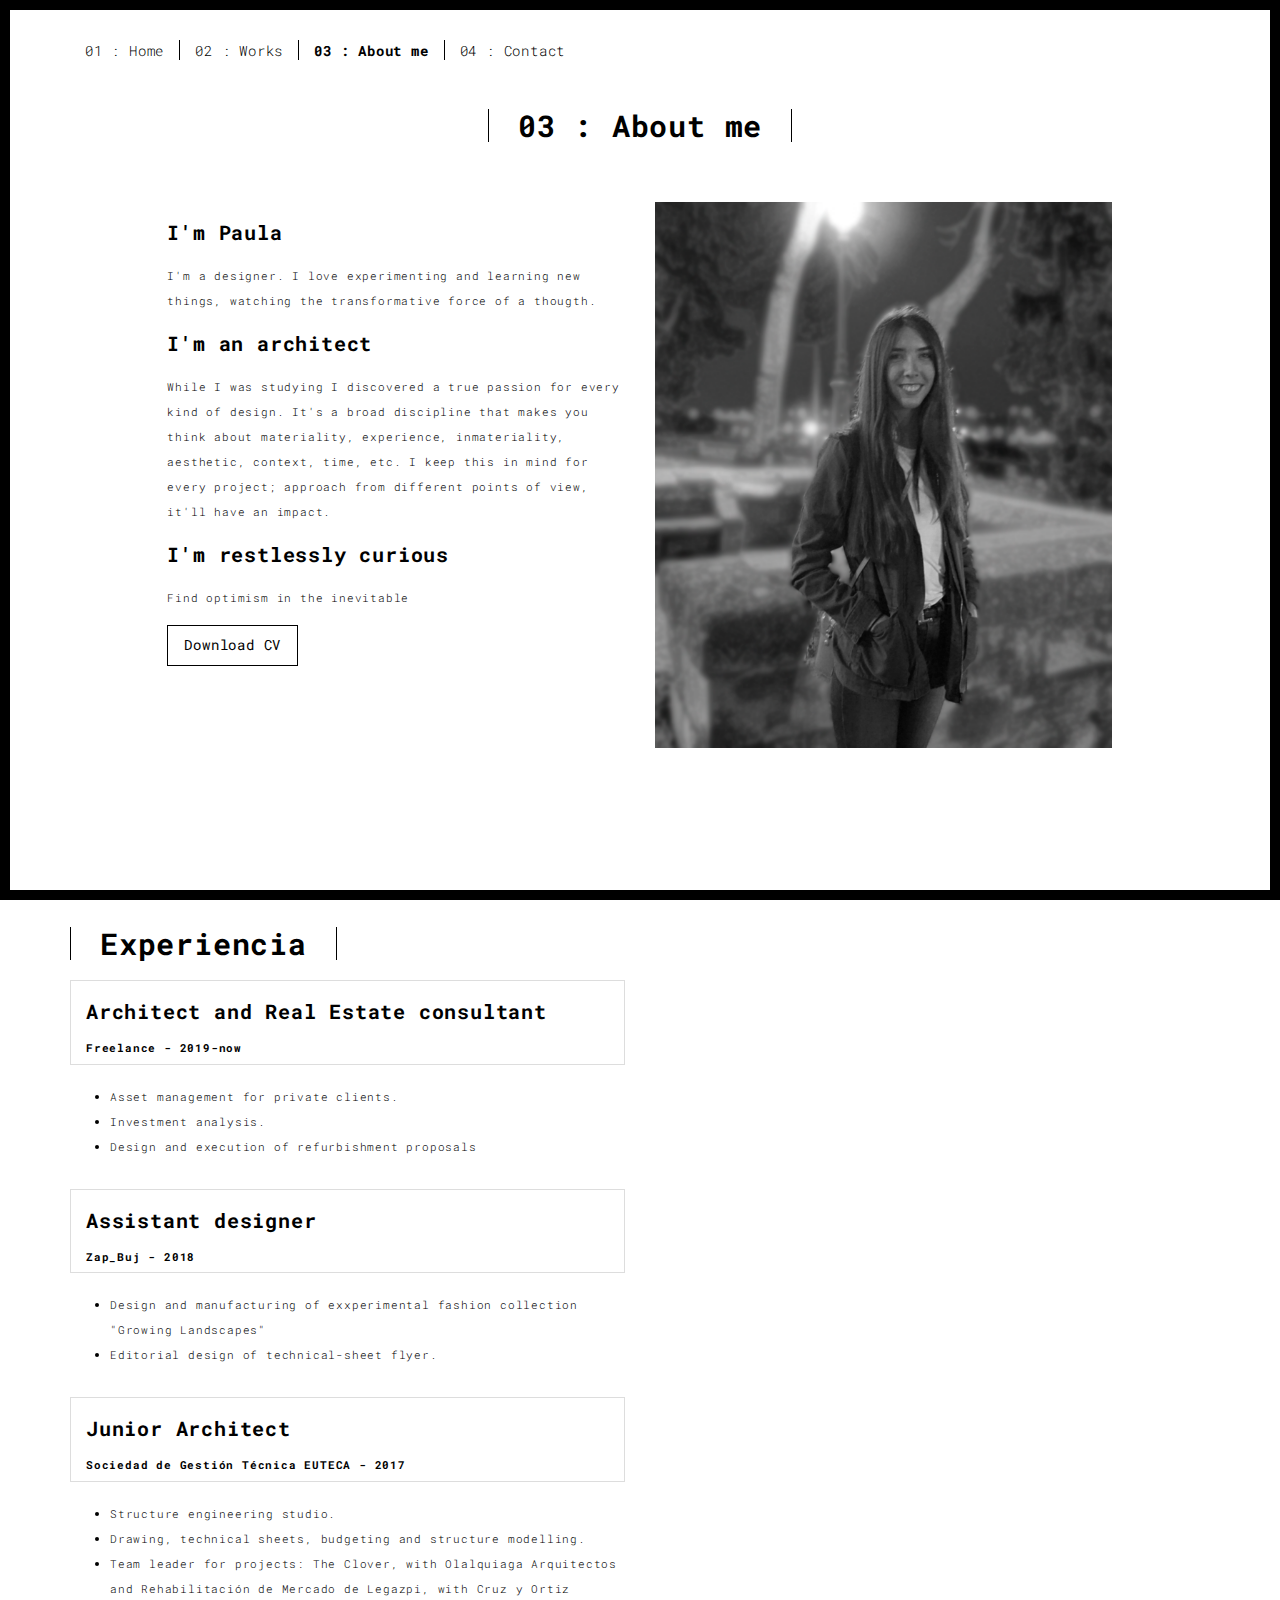
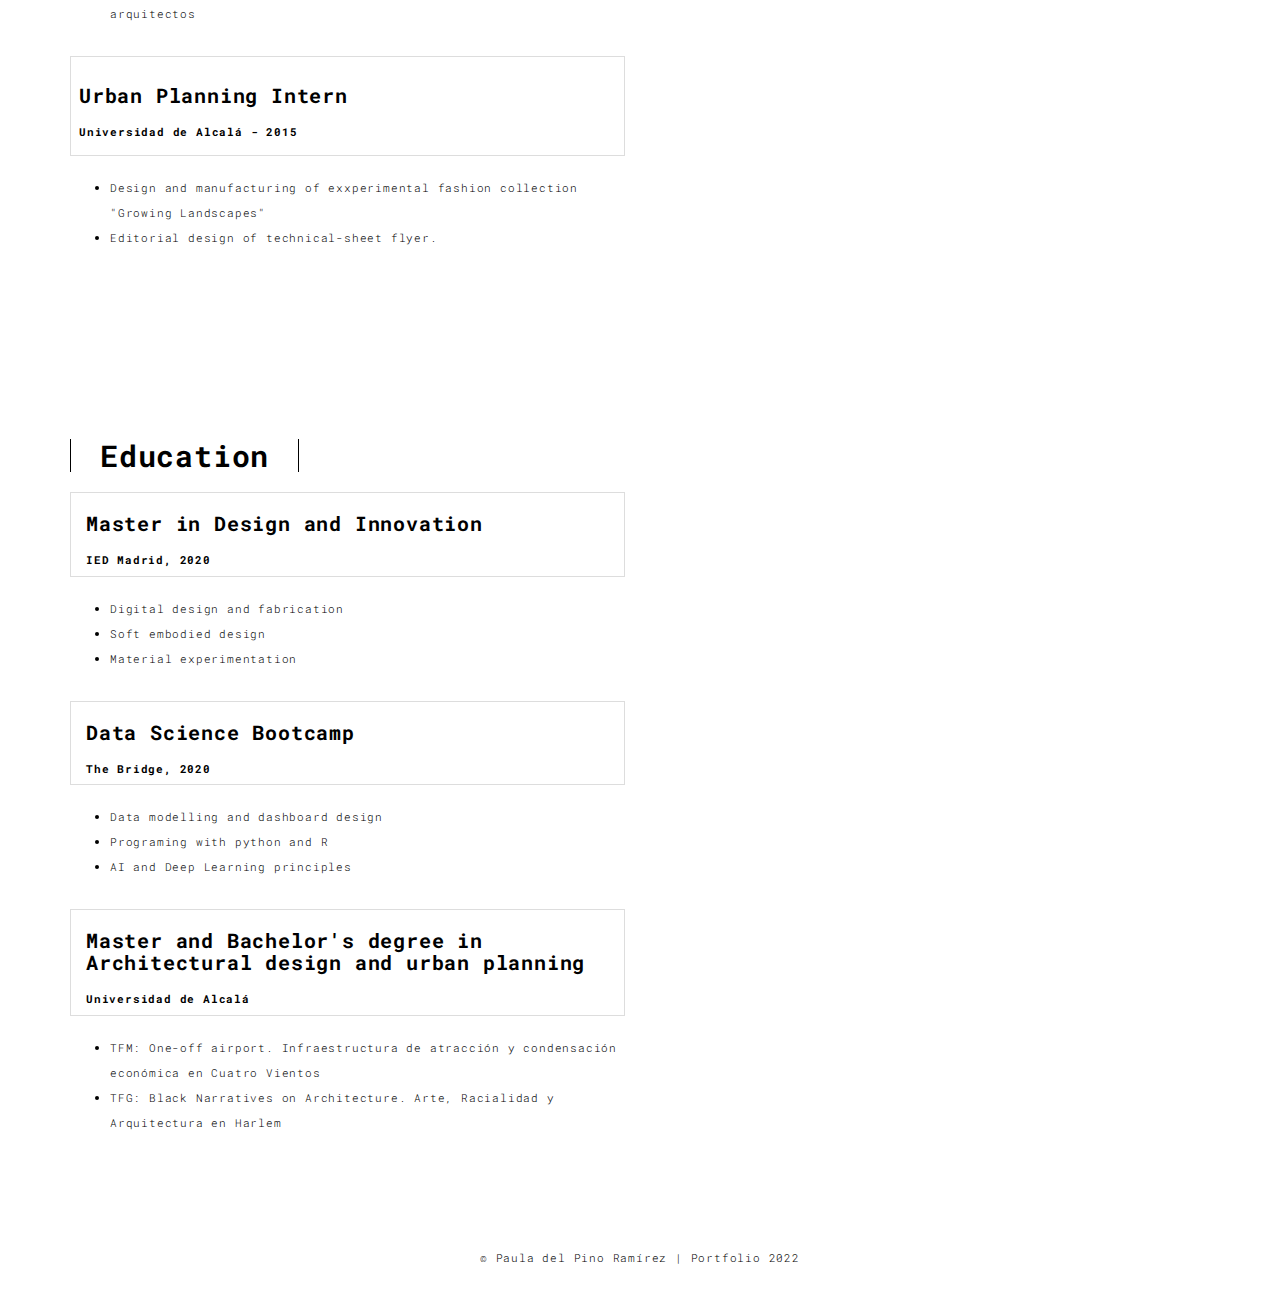
<file: about.html>
<!DOCTYPE html>
<html lang="en">

<head>
  <meta charset="UTF-8">
  <meta content="IE=edge" http-equiv="X-UA-Compatible">
  <meta content="width=device-width,initial-scale=1" name="viewport">
  <meta content="description" name="description">
  <meta name="google" content="notranslate" />
  <meta content="Mashup templates have been developped by Orson.io team" name="author">

  <!-- Disable tap highlight on IE -->
  <meta name="msapplication-tap-highlight" content="no">
  
  <link rel="apple-touch-icon" sizes="180x180" href="./assets/apple-icon-180x180.png">
  <link href="./assets/favicon.ico" rel="icon">

  <title>About me</title>  

<link href="./main.3f6952e4.css" rel="stylesheet"></head>

<body class="">
<div id="site-border-left"></div>
<div id="site-border-right"></div>
<div id="site-border-top"></div>
<div id="site-border-bottom"></div>
 <!-- Add your content of header -->
<header>
  <nav class="navbar  navbar-fixed-top navbar-default">
    <div class="container">
        <button type="button" class="navbar-toggle collapsed" data-toggle="collapse" data-target="#navbar-collapse" aria-expanded="false">
          <span class="sr-only">Toggle navigation</span>
          <span class="icon-bar"></span>
          <span class="icon-bar"></span>
          <span class="icon-bar"></span>
        </button>

      <div class="collapse navbar-collapse" id="navbar-collapse">
        <ul class="nav navbar-nav ">
          <li><a href="./index.html" title="">01 : Home</a></li>
          <li><a href="./works.html" title="">02 : Works</a></li>
          <li><a href="./about.html" title="">03 : About me</a></li>
          <li><a href="./contact.html" title="">04 : Contact</a></li>
          <!-- <li><a href="./components.html" title="">05 : Components</a></li> -->
        </ul>


      </div> 
    </div>
  </nav>
</header>

<div class="section-container">
    <div class="container">
      <div class="row">
        <div class="col-xs-12">
          <div class="section-container-spacer text-center">
            <h1 class="h2">03 : About me</h1>
          </div>
          
          <div class="row">
            <div class="col-md-10 col-md-offset-1">
              <div class="row">
                <div class="col-xs-12 col-md-6">
                	<h3>I'm Paula</h3>
                	<p>
						I'm a designer. I love experimenting and learning new things, watching the transformative force of a thougth.
					</p>
                	<h3>I'm an architect</h3>
                	<p>
						While I was studying I discovered a true passion for every kind of design. It's a broad discipline that makes you think about materiality, experience, inmateriality, aesthetic, context, time, etc. 
						I keep this in mind for every project; approach from different points of view, it'll have an impact.
					</p>
                  	<h3>I'm restlessly curious</h3>
                  	<p>
						
						Find optimism in the inevitable
						 
				  	</p>
					
					<div class="col-md-6">
						<div class="row">
							<p><a dowload href="cv.pdf" class="btn btn-default btn-lg" target="blank">Download CV</a></p>

						</div>
					</div>
                </div>


				<!-- <div class="custom-btn-group mt-4">
					<a download href="cv.pdf" class="btn mr-lg-2 custom-btn"><i class='uil uil-file-alt'></i> Download Resume</a>
				  </div> -->


                <div class="col-xs-12 col-md-6">
                  <img src="./assets/images/profil-01.png" class="img-responsive" alt="">
                </div>
              </div>
            </div>
          </div>
          
          
       </div>
      </div>
    </div>
  </div>


  <div class="section-container"> 
  
	<!-- Add your site or app content here -->
	  <div class="container">
		<div class="row">
		  <div class="col-xs-12 col-md-6">
	
		
	
			<div class="template-example">
				<tr><td><h2>Experiencia</h2></td></tr>
			  <table class="table table-bordered">

				<tr><td><h3>Architect and Real Estate consultant<h4>Freelance  - 2019-now</h4></h3></td></tr>
			  </table>
			  <ul>
				<li>Asset management for private clients.</li>
				<li>Investment  analysis.</li>
				<li>Design and execution of refurbishment proposals</li>
			  </ul>
			</div>
			<div class="template-example">
				
				<table class="table table-bordered">
				  <tr><td><h3>Assistant designer<h4>Zap_Buj - 2018</h4></h3></td></tr>
				</table>
				<ul>
				  <li>Design and manufacturing of exxperimental fashion collection "Growing Landscapes"</li>
				  <li>Editorial design of technical-sheet flyer.</li>
				</ul>
			  </div>
			  <div class="template-example">
				
				<table class="table table-bordered">
				  <tr><td><h3>Junior Architect<h4>Sociedad de Gestión Técnica EUTECA - 2017</h4></h3></td></tr>
				</table>
				<ul>
				  <li>Structure engineering studio.  </li>
				  <li>Drawing, technical sheets, budgeting and structure modelling.</li>
				  <li>Team leader for projects: The Clover, with Olalquiaga Arquitectos and Rehabilitación de Mercado de Legazpi, with Cruz y Ortiz arquitectos</li>
				</ul>
			  </div>

			  <table class="table table-bordered">
				<tr><td><h3>Urban Planning Intern<h4>Universidad de Alcalá - 2015</h4></h3></td></tr>
			  </table>
			  <ul>
				<li>Design and manufacturing of exxperimental fashion collection "Growing Landscapes"</li>
				<li>Editorial design of technical-sheet flyer.</li>
			  </ul>
			</div>
			<div class="template-example">

		  </div>
		</div>
	  </div>
  </div>

  <div class="section-container">
  
	<!-- Add your site or app content here -->
	  <div class="container">
		<div class="row">
		  <div class="col-xs-12 col-md-6">
	
		
	
			<div class="template-example">
				<tr><td><h2>Education</h2></td></tr>
			  <table class="table table-bordered">

				<tr><td><h3>Master in Design and Innovation <h4>IED Madrid, 2020</h4></h3></td></tr>
			  </table>
			  <ul>
				<li>Digital design and fabrication</li>
				<li>Soft embodied design</li>
				<li>Material experimentation</li>
			  </ul>
			</div>
			<div class="template-example">
				
				<table class="table table-bordered">
				  <tr><td><h3>Data Science Bootcamp<h4>The Bridge, 2020</h4></h3></td></tr>
				</table>
				<ul>
				  <li>Data modelling and dashboard design</li>
				  <li>Programing with python and R</li>
				  <li>AI and Deep Learning principles</li>
				</ul>
			  </div>
			  <div class="template-example">
				
				<table class="table table-bordered">
				  <tr><td><h3>Master and Bachelor's degree in Architectural design and urban planning<h4>Universidad de Alcalá</h4></h3></td></tr>
				</table>
				<ul>
				  <li>TFM: One-off airport. Infraestructura de atracción y condensación económica en Cuatro Vientos</li>
				  <li>TFG: Black Narratives on Architecture. Arte, Racialidad y Arquitectura en Harlem</li>

				</ul>
			  </div>
		  </div>
		</div>
	  </div>
  </div>

	 

<footer class="footer-container text-center">
  <div class="container">
    <div class="row">
      <div class="col-xs-12">
        <!-- <p>© UNTITLED | Website created with <a href="http://www.mashup-template.com/" title="Create website with free html template">Mashup Template</a>/<a href="https://www.unsplash.com/" title="Beautiful Free Images">Unsplash</a></p> -->
		<p> © Paula del Pino Ramírez | Portfolio 2022</p>
		</div>
    </div>
  </div>
</footer>

<script>
  document.addEventListener("DOMContentLoaded", function (event) {
     navActivePage();
  });
</script>

<!-- Google Analytics: change UA-XXXXX-X to be your site's ID 

<script>
  (function (i, s, o, g, r, a, m) {
    i['GoogleAnalyticsObject'] = r; i[r] = i[r] || function () {
      (i[r].q = i[r].q || []).push(arguments)
    }, i[r].l = 1 * new Date(); a = s.createElement(o),
      m = s.getElementsByTagName(o)[0]; a.async = 1; a.src = g; m.parentNode.insertBefore(a, m)
  })(window, document, 'script', '//www.google-analytics.com/analytics.js', 'ga');
  ga('create', 'UA-XXXXX-X', 'auto');
  ga('send', 'pageview');
</script>

--> <script type="text/javascript" src="./main.70a66962.js"></script></body>

</html>
</file>
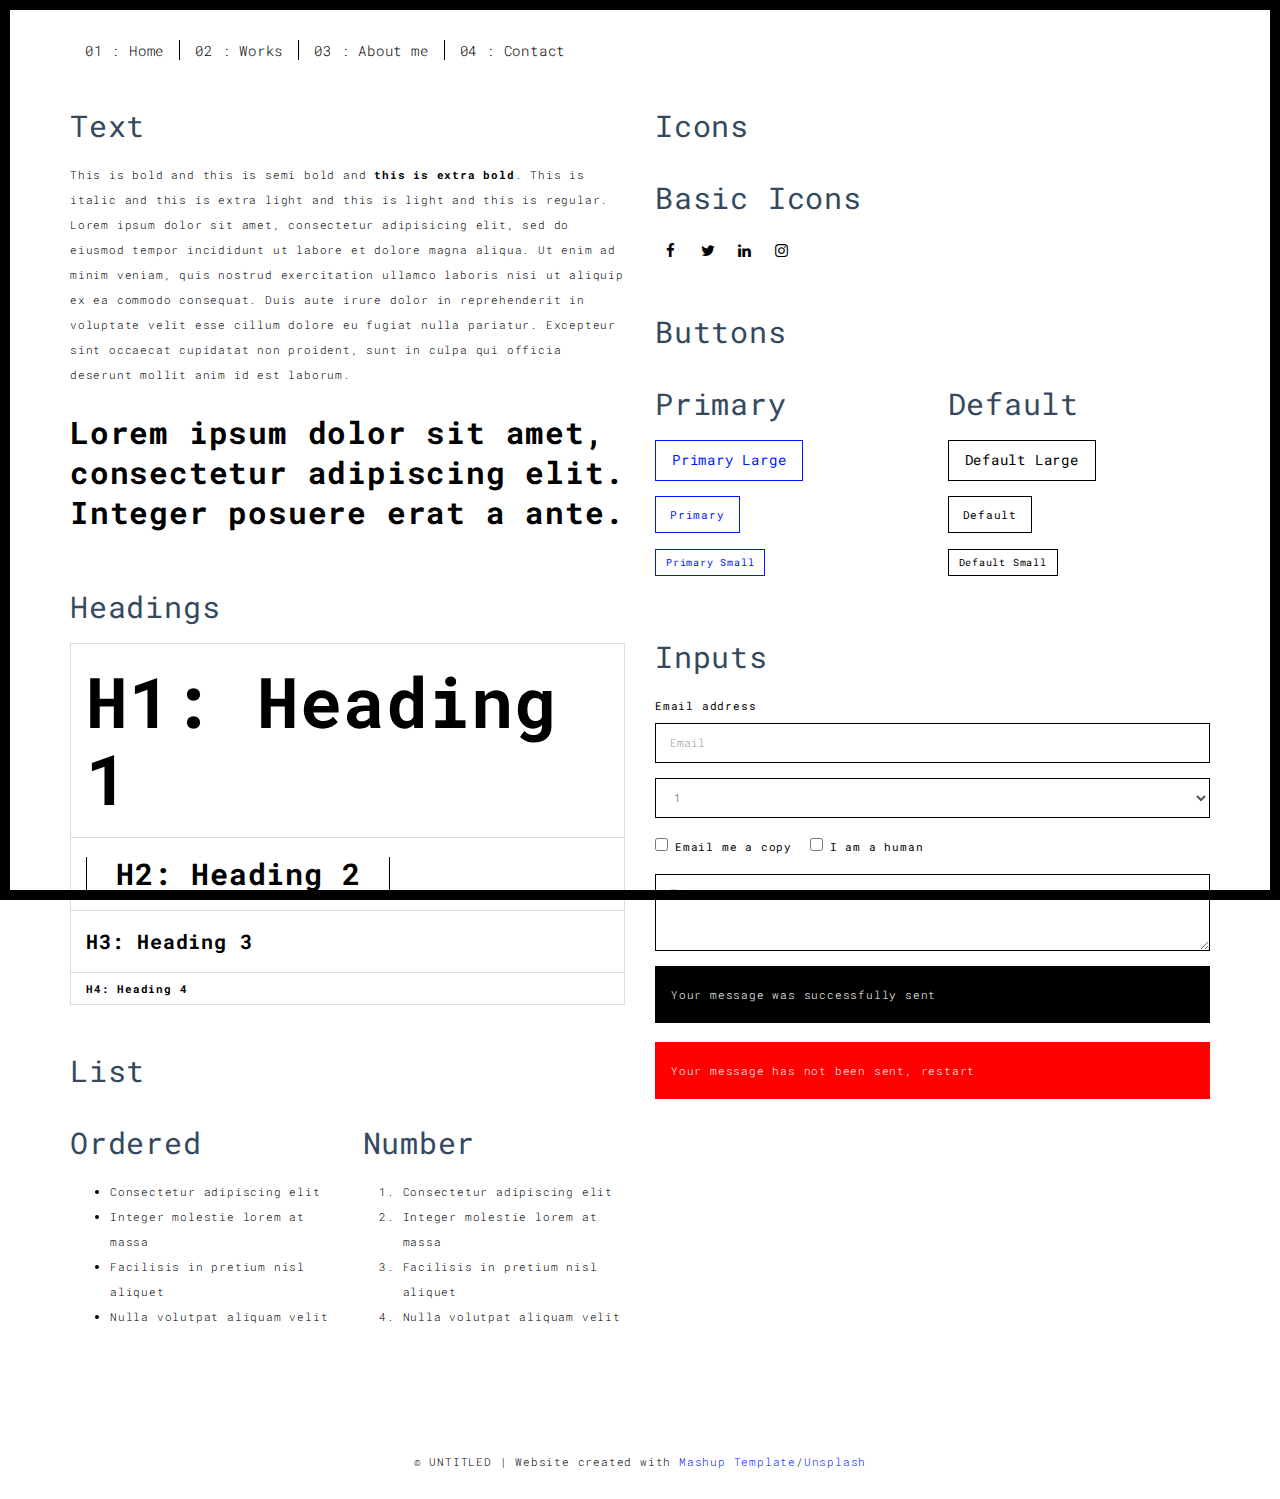
<file: components.html>
<!DOCTYPE html>
<html lang="en">

<head>
  <meta charset="UTF-8">
  <meta content="IE=edge" http-equiv="X-UA-Compatible">
  <meta content="width=device-width,initial-scale=1" name="viewport">
  <meta content="description" name="description">
  <meta name="google" content="notranslate" />
  <meta content="Mashup templates have been developped by Orson.io team" name="author">

  <!-- Disable tap highlight on IE -->
  <meta name="msapplication-tap-highlight" content="no">
  
  <link rel="apple-touch-icon" sizes="180x180" href="./assets/apple-icon-180x180.png">
  <link href="./assets/favicon.ico" rel="icon">

  <title>Title page</title>  

<link href="./main.3f6952e4.css" rel="stylesheet"></head>

<body class="">
<div id="site-border-left"></div>
<div id="site-border-right"></div>
<div id="site-border-top"></div>
<div id="site-border-bottom"></div>
 <!-- Add your content of header -->
<header>
  <nav class="navbar  navbar-fixed-top navbar-default">
    <div class="container">
        <button type="button" class="navbar-toggle collapsed" data-toggle="collapse" data-target="#navbar-collapse" aria-expanded="false">
          <span class="sr-only">Toggle navigation</span>
          <span class="icon-bar"></span>
          <span class="icon-bar"></span>
          <span class="icon-bar"></span>
        </button>

      <div class="collapse navbar-collapse" id="navbar-collapse">
        <ul class="nav navbar-nav ">
          <li><a href="./index.html" title="">01 : Home</a></li>
          <li><a href="./works.html" title="">02 : Works</a></li>
          <li><a href="./about.html" title="">03 : About me</a></li>
          <li><a href="./contact.html" title="">04 : Contact</a></li>
          <!-- <li><a href="./components.html" title="">05 : Components</a></li> -->
        </ul>


      </div> 
    </div>
  </nav>
</header>

<div class="section-container">
  
<!-- Add your site or app content here -->
  <div class="container">
    <div class="row">
      <div class="col-xs-12 col-md-6">

        <div class="template-example">
          <h2 class="template-title-example">Text</h2>
          <p>This is bold and this is semi bold and <b>this is extra bold</b>. This is italic and this is extra light and this is light
          and this is regular. Lorem ipsum dolor sit amet, consectetur adipisicing elit, sed do eiusmod
          tempor incididunt ut labore et dolore magna aliqua. Ut enim ad minim veniam,
          quis nostrud exercitation ullamco laboris nisi ut aliquip ex ea commodo
          consequat. Duis aute irure dolor in reprehenderit in voluptate velit esse
          cillum dolore eu fugiat nulla pariatur. Excepteur sint occaecat cupidatat non
          proident, sunt in culpa qui officia deserunt mollit anim id est laborum.

          <blockquote>
            <p>Lorem ipsum dolor sit amet, consectetur adipiscing elit. Integer posuere erat a ante.</p>
          </blockquote>
          
          </p>
        </div>

        <div class="template-example">
          <h2 class="template-title-example">Headings</h2>
          
          <table class="table table-bordered">
            <tr><td><h1>H1: Heading 1</h1></td></tr>
            <tr><td><h2>H2: Heading 2</h2></td></tr>
            <tr><td><h3>H3: Heading 3</h3></td></tr>
            <tr><td><h4>H4: Heading 4</h4></td></tr>
          </table>
          
        </div>

        
        <div class="template-example">
          <h2 class="template-title-example">List</h2>
          <div class="row">
            <div class="col-md-6">
              <h3 class="template-title-example">Ordered</h3>
              <ul>
                <li>Consectetur adipiscing elit</li>
                <li>Integer molestie lorem at massa</li>
                <li>Facilisis in pretium nisl aliquet</li>
                <li>Nulla volutpat aliquam velit</li>
              </ul>
            </div>
            <div class="col-md-6">
              <h3 class="template-title-example">Number</h3>
              <ol>
                <li>Consectetur adipiscing elit</li>
                <li>Integer molestie lorem at massa</li>
                <li>Facilisis in pretium nisl aliquet</li>
                <li>Nulla volutpat aliquam velit</li>
              </ol>
            </div>
          </div>
        </div>
        
      </div>

      <div class="col-xs-12 col-md-6">
        <div class="template-example">
          <h2 class="template-title-example">Icons</h2>
          
          <div class="row">
            
            <div class="col-md-6">
               <h3 class="template-title-example">Basic Icons</h2>
                <ul class="list-icons">
                  <li>
                    <span class="fa-icon">
                      <i class="fa fa-facebook"></i>
                    </span>
                  </li>
                  <li>
                    <span class="fa-icon">
                      <i class="fa fa-twitter"></i>
                    </span>
                  </li>
                  <li>
                    <span class="fa-icon">
                      <i class="fa fa-linkedin"></i>
                    </span>
                  </li>
                  <li>
                    <span class="fa-icon">
                      <i class="fa fa-instagram"></i>
                    </span>
                  </li>
                </ul>
            </div>

          </div>


          


        </div>

        <div class="template-example">
          <h2 class="template-title-example">Buttons</h2>
          <div class="row">
            <div class="col-md-6">
              <h3 class="template-title-example">Primary</h2>
              <div class="row">
                  <div class="col-md-6">
                  <p><a href="" class="btn btn-primary btn-lg">Primary Large</a></p>
                  <p><a href="" class="btn btn-primary">Primary </a></p>
                  <p><a href="" class="btn btn-primary btn-sm">Primary Small</a></p>
                </div>
              </div>

              
            </div>

            <div class="col-md-6">
              <h3 class="template-title-example">Default</h2>
              <div class="row">
                  <div class="col-md-6">
                  <p><a href="" class="btn btn-default btn-lg">Default Large</a></p>
                  <p><a href="" class="btn btn-default">Default </a></p>
                  <p><a href="" class="btn btn-default btn-sm">Default Small</a></p>
                </div>
              </div>

            </div>
          </div>
        </div>
        
        <div class="template-example">
          <h2 class="template-title-example">Inputs</h2>

            <div class="form-group">
              <label for="exampleInputEmail1">Email address</label>
              <input type="email" class="form-control" id="exampleInputEmail1" placeholder="Email">
            </div>

            <div class="form-group">
              <select class="form-control">
                <option>1</option>
                <option>2</option>
                <option>3</option>
                <option>4</option>
                <option>5</option>
              </select>
            </div>

            <div class="form-group">
              <label class="checkbox-inline">
                <input 
                type="checkbox" id="inlineCheckbox1" value="option1"> Email me a copy
              </label>
              <label class="checkbox-inline">
                <input type="checkbox" id="inlineCheckbox2" value="option2"> I am a human
              </label>
            </div>

            <div class="form-group">
              <textarea class="form-control" rows="3" placeholder="Enter your message"></textarea>
            </div>
            
            <div class="alert alert-success" role="alert">Your message was successfully sent</div>
            <div class="alert alert-danger" role="alert">Your message has not been sent, restart</div>
        </div>




      </div>
    </div>
  </div>
</div>

<footer class="footer-container text-center">
  <div class="container">
    <div class="row">
      <div class="col-xs-12">
        <p>© UNTITLED | Website created with <a href="http://www.mashup-template.com/" title="Create website with free html template">Mashup Template</a>/<a href="https://www.unsplash.com/" title="Beautiful Free Images">Unsplash</a></p>
      </div>
    </div>
  </div>
</footer>

<script>
  document.addEventListener("DOMContentLoaded", function (event) {
     navActivePage();
  });
</script>

<!-- Google Analytics: change UA-XXXXX-X to be your site's ID 

<script>
  (function (i, s, o, g, r, a, m) {
    i['GoogleAnalyticsObject'] = r; i[r] = i[r] || function () {
      (i[r].q = i[r].q || []).push(arguments)
    }, i[r].l = 1 * new Date(); a = s.createElement(o),
      m = s.getElementsByTagName(o)[0]; a.async = 1; a.src = g; m.parentNode.insertBefore(a, m)
  })(window, document, 'script', '//www.google-analytics.com/analytics.js', 'ga');
  ga('create', 'UA-XXXXX-X', 'auto');
  ga('send', 'pageview');
</script>

--> <script type="text/javascript" src="./main.70a66962.js"></script></body>

</html>
</file>
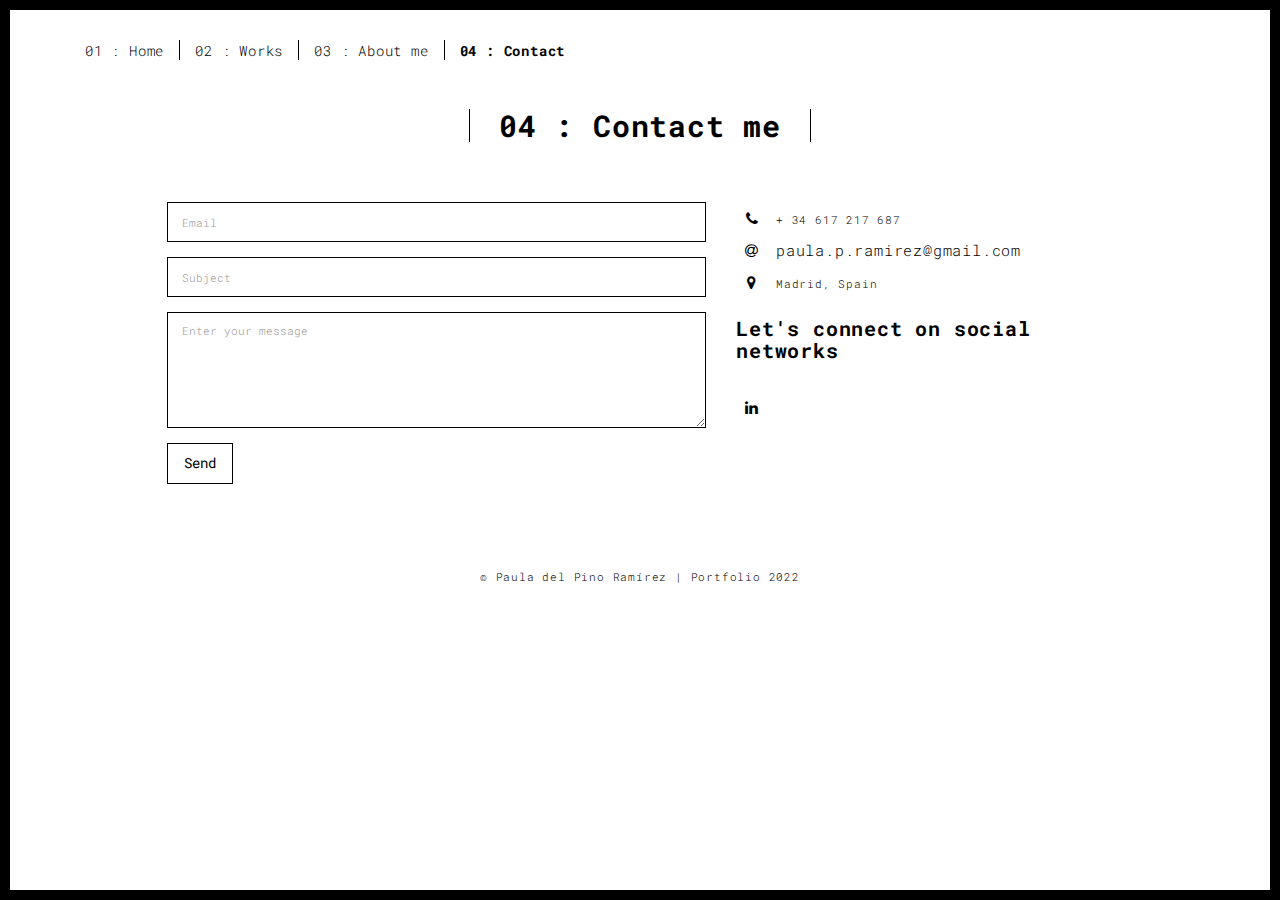
<file: contact.html>
<!DOCTYPE html>
<html lang="en">

<head>
  <meta charset="UTF-8">
  <meta content="IE=edge" http-equiv="X-UA-Compatible">
  <meta content="width=device-width,initial-scale=1" name="viewport">
  <meta content="description" name="description">
  <meta name="google" content="notranslate" />
  <meta content="Mashup templates have been developped by Orson.io team" name="author">

  <!-- Disable tap highlight on IE -->
  <meta name="msapplication-tap-highlight" content="no">
  
  <link rel="apple-touch-icon" sizes="180x180" href="./assets/apple-icon-180x180.png">
  <link href="./assets/favicon.ico" rel="icon">

  <title>Contact information</title>  

<link href="./main.3f6952e4.css" rel="stylesheet"></head>

<body class="">
<div id="site-border-left"></div>
<div id="site-border-right"></div>
<div id="site-border-top"></div>
<div id="site-border-bottom"></div>
 <!-- Add your content of header -->
<header>
  <nav class="navbar  navbar-fixed-top navbar-default">
    <div class="container">
        <button type="button" class="navbar-toggle collapsed" data-toggle="collapse" data-target="#navbar-collapse" aria-expanded="false">
          <span class="sr-only">Toggle navigation</span>
          <span class="icon-bar"></span>
          <span class="icon-bar"></span>
          <span class="icon-bar"></span>
        </button>

      <div class="collapse navbar-collapse" id="navbar-collapse">
        <ul class="nav navbar-nav ">
          <li><a href="./index.html" title="">01 : Home</a></li>
          <li><a href="./works.html" title="">02 : Works</a></li>
          <li><a href="./about.html" title="">03 : About me</a></li>
          <li><a href="./contact.html" title="">04 : Contact</a></li>
          <!-- <li><a href="./components.html" title="">05 : Components</a></li> -->
        </ul>


      </div> 
    </div>
  </nav>
</header>

<div class="section-container">
    <div class="container">
      <div class="row">
        <div class="col-xs-12">
          <div class="section-container-spacer text-center">
            <h1 class="h2">04 : Contact me</h1>
          </div>
          
          <div class="row">
            <div class="col-md-10 col-md-offset-1">
               <form action="" class="reveal-content">
                  <div class="row">
                    <div class="col-md-7">
                      <div class="form-group">
                        <input type="email" class="form-control" id="email" placeholder="Email">
                      </div>
                      <div class="form-group">
                        <input type="text" class="form-control" id="subject" placeholder="Subject">
                      </div>
                      <div class="form-group">
                        <textarea class="form-control" rows="5" placeholder="Enter your message"></textarea>
                      </div>
                      <button type="submit" class="btn btn-default btn-lg">Send</button>
                    </div>
                    <div class="col-md-5 address-container">
                      <ul class="list-unstyled">
                        <li>
                          <span class="fa-icon">
                            <i class="fa fa-phone" aria-hidden="true"></i>
                          </span>
                          + 34 617 217 687
                        </li>
                        <li>
                          <span class="fa-icon">
                            <i class="fa fa-at" aria-hidden="true"></i>
                          </span>
						  <a href="mailto:paula.p.ramirez@gmail.com" title="" class="fa-icon">
                          paula.p.ramirez@gmail.com
						</a>
                        </li>
                        <li>
                          <span class="fa-icon">
                            <i class="fa fa fa-map-marker" aria-hidden="true"></i>
                          </span>
                          Madrid, Spain
                        </li>
                      </ul>
                      <h3>Let's connect  on social networks</h3>
                      <!-- <a href="http://www.facebook.com" title="" class="fa-icon">
                        <i class="fa fa-facebook"></i>
                      </a> -->
                      <!-- <a href="http://www.twitter.com" title="" class="fa-icon">
                        <i class="fa fa-twitter"></i>
                      </a> -->
                      <a href="https://www.linkedin.com/in/paula-del-pino-ramirez/" title="" class="fa-icon">
                        <i class="fa fa-linkedin"></i>
                      </a>

					  <a href="https://www.behance.net/paudpr/" title="" class="fa-icon">
                        <i class="fa fa-icon"></i>
                      </a>

                    </div>
                  </div>
                </form>
            </div>

          </div>
         
       </div>
      </div>
    </div>
  </div>


<footer class="footer-container text-center">
  <div class="container">
    <div class="row">
      <div class="col-xs-12">
        <!-- <p>© UNTITLED | Website created with <a href="http://www.mashup-template.com/" title="Create website with free html template">Mashup Template</a>/<a href="https://www.unsplash.com/" title="Beautiful Free Images">Unsplash</a></p> -->
		<p> © Paula del Pino Ramírez | Portfolio 2022</p>
	  </div>
    </div>
  </div>
</footer>

<script>
  document.addEventListener("DOMContentLoaded", function (event) {
     navActivePage();
  });
</script>

<!-- Google Analytics: change UA-XXXXX-X to be your site's ID 

<script>
  (function (i, s, o, g, r, a, m) {
    i['GoogleAnalyticsObject'] = r; i[r] = i[r] || function () {
      (i[r].q = i[r].q || []).push(arguments)
    }, i[r].l = 1 * new Date(); a = s.createElement(o),
      m = s.getElementsByTagName(o)[0]; a.async = 1; a.src = g; m.parentNode.insertBefore(a, m)
  })(window, document, 'script', '//www.google-analytics.com/analytics.js', 'ga');
  ga('create', 'UA-XXXXX-X', 'auto');
  ga('send', 'pageview');
</script>

--> <script type="text/javascript" src="./main.70a66962.js"></script></body>

</html>
</file>
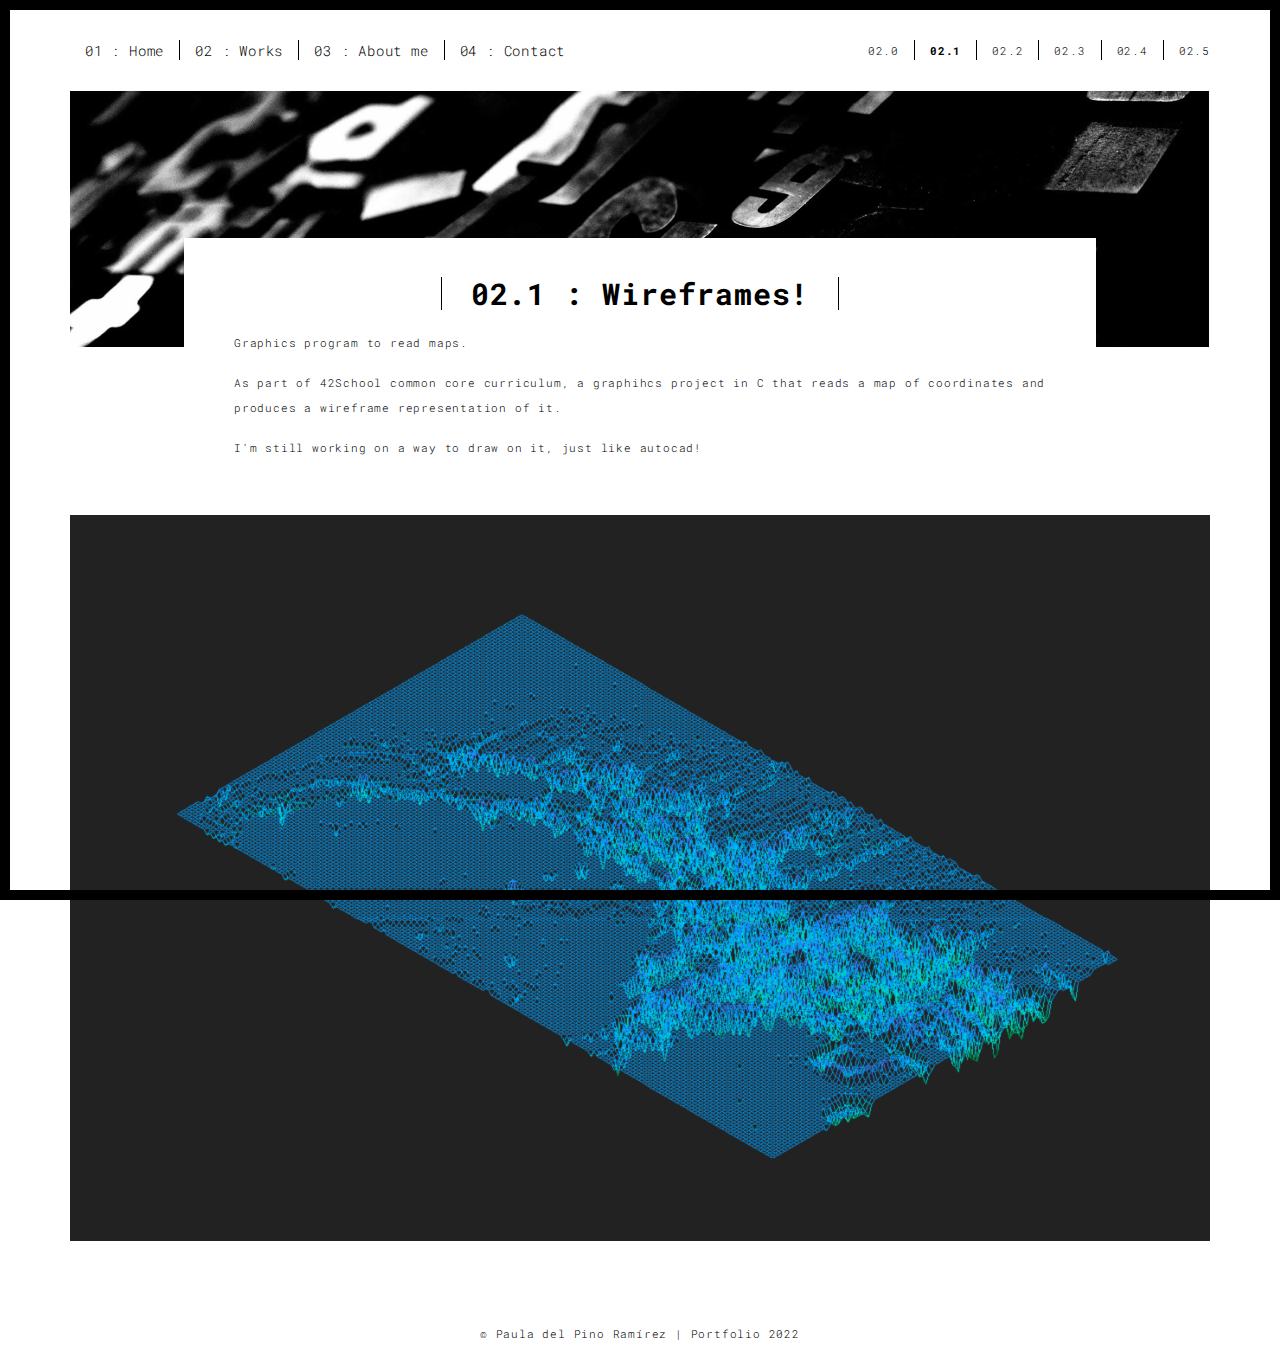
<file: work_01.html>
<!DOCTYPE html>
<html lang="en">

<head>
  <meta charset="UTF-8">
  <meta content="IE=edge" http-equiv="X-UA-Compatible">
  <meta content="width=device-width,initial-scale=1" name="viewport">
  <meta content="description" name="description">
  <meta name="google" content="notranslate" />
  <meta content="Mashup templates have been developped by Orson.io team" name="author">

  <!-- Disable tap highlight on IE -->
  <meta name="msapplication-tap-highlight" content="no">
  
  <link rel="apple-touch-icon" sizes="180x180" href="./assets/apple-icon-180x180.png">
  <link href="./assets/favicon.ico" rel="icon">

  <title>Title page</title>  

<link href="./main.3f6952e4.css" rel="stylesheet"></head>

<body class="">
<div id="site-border-left"></div>
<div id="site-border-right"></div>
<div id="site-border-top"></div>
<div id="site-border-bottom"></div>
<!-- Add your content of header -->
<header>
  <nav class="navbar  navbar-fixed-top navbar-default">
    <div class="container">
        <button type="button" class="navbar-toggle collapsed" data-toggle="collapse" data-target="#navbar-collapse" aria-expanded="false">
          <span class="sr-only">Toggle navigation</span>
          <span class="icon-bar"></span>
          <span class="icon-bar"></span>
          <span class="icon-bar"></span>
        </button>

      <div class="collapse navbar-collapse" id="navbar-collapse">
        <ul class="nav navbar-nav ">
          <li><a href="./index.html" title="">01 : Home</a></li>
          <li><a href="./works.html" title="">02 : Works</a></li>
          <li><a href="./about.html" title="">03 : About me</a></li>
          <li><a href="./contact.html" title="">04 : Contact</a></li>
          <!-- <li><a href="./components.html" title="">05 : Components</a></li> -->
        </ul>


          <ul class="nav navbar-nav navbar-right navbar-small visible-md visible-lg">
            <li><a href="./work_00.html" title="">02.0</a></li>
            <li><a href="./work_01.html" title="" class="active">02.1</a></li>
            <li><a href="./work_02.html" title="">02.2</a></li>
            <li><a href="./work_03.html" title="">02.3</a></li>
            <li><a href="./work_04.html" title="">02.4</a></li>
            <li><a href="./work_05.html" title="">02.5</a></li>
          </ul>


      </div> 
    </div>
  </nav>
</header>
<div class="section-container">
  <div class="container">
    <div class="row">
      <div class="col-xs-12">
        <img src="./assets/images/work001-01.jpg" class="img-responsive" alt="">
        <div class="card-container">
          <div class="text-center">
            <h1 class="h2">02.1 : Wireframes!</h1>
          </div>
          <p>Graphics program to read maps.</p>
		  <p>As part of 42School common core curriculum, a graphihcs project in C that reads a map of coordinates and produces a wireframe representation of it.</p>
          <p>I'm  still  working on a way to draw on it, just like autocad!</p>
		  <!-- <blockquote>
            <p>"Connect and learn, protect and teach."</p>
            <small class="pull-right">Irina Martin</small>
          </blockquote> -->
        </div>
      </div>

      
      
      <!-- <div class="col-md-8 col-md-offset-2 section-container-spacer">
        <div class="row">
          <div class="col-xs-12 col-md-6">
            <img src="./assets/images/work001-02.jpg" class="img-responsive" alt="">
            <p>Menphis skyline</p>
          </div>
          <div class="col-xs-12 col-md-6">
            <img src="./assets/images/work001-03.jpg" class="img-responsive" alt="">
            <p>Menphis skyline</p>
          </div>
        </div>
      </div> -->

      <div class="col-xs-12">
        <img src="./assets/images/work_01.png" class="img-responsive" alt="">
      </div>

    </div>
  </div>
</div>


<footer class="footer-container text-center">
  <div class="container">
    <div class="row">
      <div class="col-xs-12">
        <!-- <p>© UNTITLED | Website created with <a href="http://www.mashup-template.com/" title="Create website with free html template">Mashup Template</a>/<a href="https://www.unsplash.com/" title="Beautiful Free Images">Unsplash</a></p> -->
		<p> © Paula del Pino Ramírez | Portfolio 2022</p>
	  </div>
    </div>
  </div>
</footer>

<script>
  document.addEventListener("DOMContentLoaded", function (event) {
     navActivePage();
  });
</script>

<!-- Google Analytics: change UA-XXXXX-X to be your site's ID 

<script>
  (function (i, s, o, g, r, a, m) {
    i['GoogleAnalyticsObject'] = r; i[r] = i[r] || function () {
      (i[r].q = i[r].q || []).push(arguments)
    }, i[r].l = 1 * new Date(); a = s.createElement(o),
      m = s.getElementsByTagName(o)[0]; a.async = 1; a.src = g; m.parentNode.insertBefore(a, m)
  })(window, document, 'script', '//www.google-analytics.com/analytics.js', 'ga');
  ga('create', 'UA-XXXXX-X', 'auto');
  ga('send', 'pageview');
</script>

--> <script type="text/javascript" src="./main.70a66962.js"></script></body>

</html>
</file>
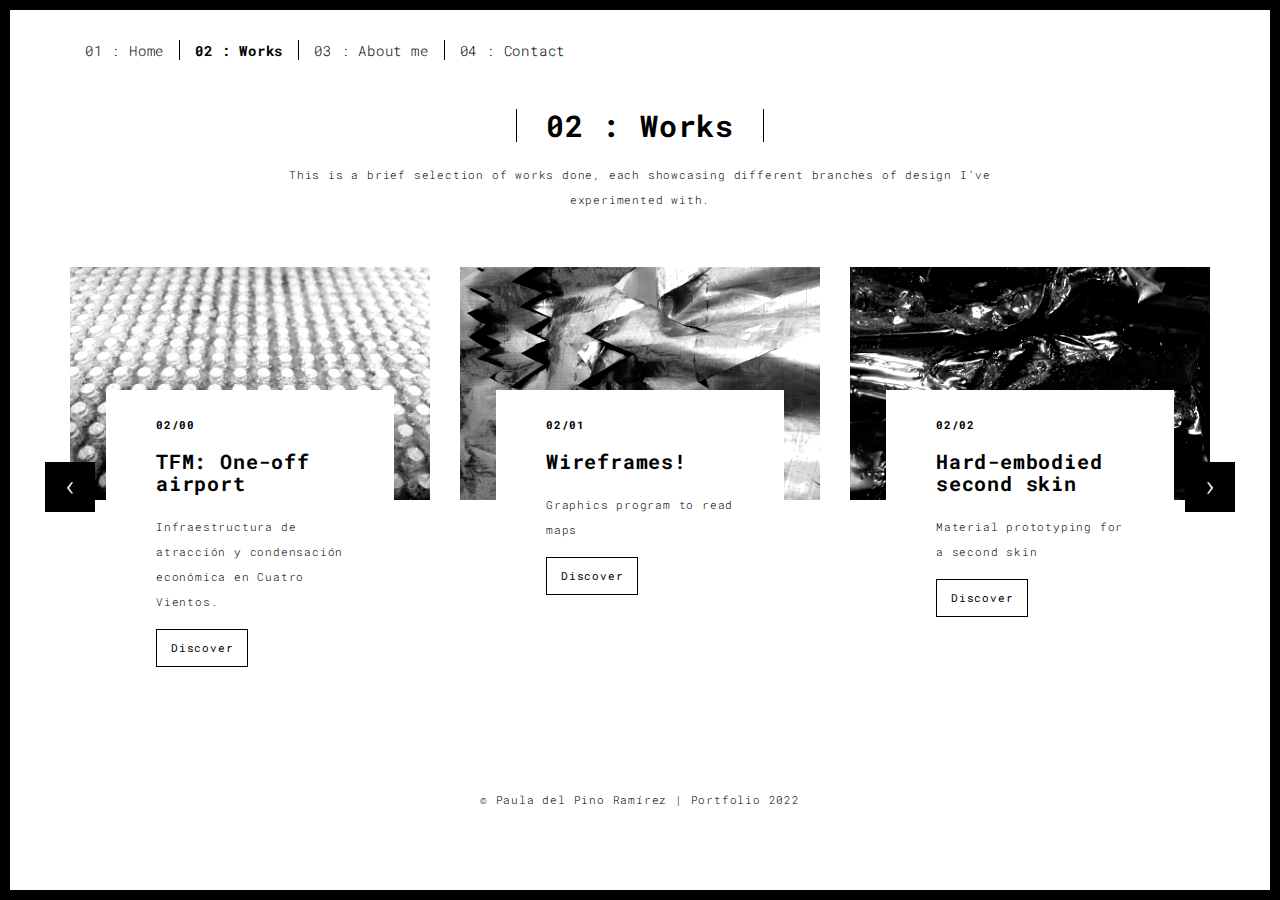
<file: works.html>
<!DOCTYPE html>
<html lang="en">

<head>
  <meta charset="UTF-8">
  <meta content="IE=edge" http-equiv="X-UA-Compatible">
  <meta content="width=device-width,initial-scale=1" name="viewport">
  <meta content="description" name="description">
  <meta name="google" content="notranslate" />
  <meta content="Mashup templates have been developped by Orson.io team" name="author">

  <!-- Disable tap highlight on IE -->
  <meta name="msapplication-tap-highlight" content="no">
  
  <link rel="apple-touch-icon" sizes="180x180" href="./assets/apple-icon-180x180.png">
  <link href="./assets/favicon.ico" rel="icon">

  <title>Works</title>  

<link href="./main.3f6952e4.css" rel="stylesheet"></head>

<body class="">
<div id="site-border-left"></div>
<div id="site-border-right"></div>
<div id="site-border-top"></div>
<div id="site-border-bottom"></div>
 <!-- Add your content of header -->
<header>
  <nav class="navbar  navbar-fixed-top navbar-default">
    <div class="container">
        <button type="button" class="navbar-toggle collapsed" data-toggle="collapse" data-target="#navbar-collapse" aria-expanded="false">
          <span class="sr-only">Toggle navigation</span>
          <span class="icon-bar"></span>
          <span class="icon-bar"></span>
          <span class="icon-bar"></span>
        </button>

      <div class="collapse navbar-collapse" id="navbar-collapse">
        <ul class="nav navbar-nav ">
          <li><a href="./index.html" title="">01 : Home</a></li>
          <li><a href="./works.html" title="">02 : Works</a></li>
          <li><a href="./about.html" title="">03 : About me</a></li>
          <li><a href="./contact.html" title="">04 : Contact</a></li>
          <!-- <li><a href="./components.html" title="">05 : Components</a></li> -->
        </ul>


      </div> 
    </div>
  </nav>
</header>

<div class="section-container">
  <div class="container">
    <div class="row">
      
      <div class="col-sm-8 col-sm-offset-2 section-container-spacer">
        <div class="text-center">
          <h1 class="h2">02 : Works</h1>
          <p>This is a brief selection of works done, each showcasing different branches of design I've experimented with.</p>
        </div>
      </div>

      <div class="col-md-12">
     
      <div id="myCarousel" class="carousel slide projects-carousel">
        <!-- Carousel items -->
        <div class="carousel-inner">
            <div class="item active">
                <div class="row">
                    <div class="col-sm-4">

                      <a href="./work_00.html" title="" class="black-image-project-hover">
                        <img src="./assets/images/work01-hover.png" alt="" class="img-responsive">
                      </a>
                      <div class="card-container">
						<h4>02/00</h4>
						<h3>TFM: One-off airport</h3>
						<p>Infraestructura de atracción y condensación económica en Cuatro Vientos.</p>
						<a href="./work_00.html" class="btn btn-default">Discover</a>
					  </div>
                    </div>
                    <div class="col-sm-4">
                      <a href="./work_01.html" title="" class="black-image-project-hover">
                        <img src="./assets/images/work02-hover.png" alt="" class="img-responsive">
                      </a>
                      <div class="card-container">
						<h4>02/01</h4>
						<h3>Wireframes!</h3>
						<p>Graphics program to read maps</p>
						<a href="./work_01.html" class="btn btn-default">Discover</a>
					  </div>
                    </div>
                    <div class="col-sm-4">
                      <a href="./work_02.html" title="" class="black-image-project-hover">
                        <img src="./assets/images/work05-hover.png" alt="" class="img-responsive">
                      </a>
                      <div class="card-container">
						<h4>02/02</h4>
						<h3>Hard-embodied second skin</h3>
						<p>Material prototyping for a second skin</p>
						<a href="./work_02.html" class="btn btn-default">Discover</a>
					  </div>
                    </div>
                    
                </div>
                <!--/row-->
            </div>
            <!--/item-->
            <div class="item">
                <div class="row">
                  <div class="col-sm-4">
                    <a href="./work_03.html" class="black-image-project-hover">
                      <img src="./assets/images/work04-hover.png" alt="Image" class="img-responsive">
                    </a>
                    <div class="card-container">
                      <h4>02/03</h4>
                      <h3>Al fin una plaza</h3>
                      <p>Alternative space for parking and connection to city center</p>
                      <a href="./work_03.html" class="btn btn-default">Discover</a>
                    </div>
                  </div>
                   <div class="col-sm-4">
                      <a href="./work_04.html" class="black-image-project-hover">
                        <img src="./assets/images/work03-hover.png" alt="Image" class="img-responsive">
                      </a>
                      <div class="card-container">
                        <h4>02/04</h4>
                        <h3>MEGARQS-Miniurbs</h3>
                        <p>Analysis and proposal for Madrid's metropolitan area</p>
                        <a href="./work_04.html" class="btn btn-default">Discover</a>
                      </div>
                    </div>
                    
                    <div class="col-sm-4">
                      <a href="./work_05.html" class="black-image-project-hover">
                        <img src="./assets/images/work06-hover.png" alt="Image" class="img-responsive">
                      </a>
                      <div class="card-container">
                        <h4>02/05</h4>
                        <h3>The Connection</h3>
                        <p>Proposal for ideation contest about future public libraries</p>
                        <a href="./work_05.html" class="btn btn-default">Discover</a>
                      </div>
                    </div>
                    
                </div>
                <!--/row-->
            </div>

			<!-- /* poner planos casa borreguero, torre estudio, peterscuhle, bioamteriales */ -->
			<!-- <div class="item">
                <div class="row">
                  <div class="col-sm-4">
                    <a href="./work.html" class="black-image-project-hover">
                      <img src="./assets/images/work04-hover.png" alt="Image" class="img-responsive">
                    </a>
                    <div class="card-container">
                      <h4>02/03</h4>
                      <h3>Nulla scelerisque</h3>
                      <p>Proin pharetra metus id iaculis dignissim. In aliquet lorem ut ex ullamcorper.</p>
                      <a href="./work.html" class="btn btn-default">Discover</a>
                    </div>
                  </div>
                   <div class="col-sm-4">
                      <a href="./work.html" class="black-image-project-hover">
                        <img src="./assets/images/work03-hover.png" alt="Image" class="img-responsive">
                      </a>
                      <div class="card-container">
                        <h4>02/04</h4>
                        <h3>Fringilla sit amet</h3>
                        <p>Nulla facilisi. Vivamus vestibulum, elit in scelerisque ultricies.</p>
                        <a href="./work.html" class="btn btn-default">Discover</a>
                      </div>
                    </div>
                    
                    <div class="col-sm-4">
                      <a href="./work.html" class="black-image-project-hover">
                        <img src="./assets/images/work06-hover.png" alt="Image" class="img-responsive">
                      </a>
                      <div class="card-container">
                        <h4>02/05</h4>
                        <h3>Vivamus vestibulum</h3>
                        <p>Fusce sed hendrerit augue, a rhoncus velit. In non lorem mattis, tempor sem sit amet.</p>
                        <a href="./work.html" class="btn btn-default">Discover</a>
                      </div>
                    </div>
                    
                </div>
            </div>
             -->
            <!--/item-->
        </div>
        <!--/carousel-inner--> 
        <a class="left carousel-control" href="#myCarousel" data-slide="prev">‹</a>
		<a class="right carousel-control" href="#myCarousel" data-slide="next">›</a>
        <a class="right carousel-control" href="#myCarousel" data-slide="next">›</a>
     </div>



    <!--/myCarousel-->
    </div>



    </div>
  </div>
</div>


<footer class="footer-container text-center">
  <div class="container">
    <div class="row">
      <div class="col-xs-12">
        <!-- <p>© UNTITLED | Website created with <a href="http://www.mashup-template.com/" title="Create website with free html template">Mashup Template</a>/<a href="https://www.unsplash.com/" title="Beautiful Free Images">Unsplash</a></p> -->
		<p> © Paula del Pino Ramírez | Portfolio 2022</p>
		</div>
    </div>
  </div>
</footer>

<script>
  document.addEventListener("DOMContentLoaded", function (event) {
     navActivePage();
  });
</script>

<!-- Google Analytics: change UA-XXXXX-X to be your site's ID 

<script>
  (function (i, s, o, g, r, a, m) {
    i['GoogleAnalyticsObject'] = r; i[r] = i[r] || function () {
      (i[r].q = i[r].q || []).push(arguments)
    }, i[r].l = 1 * new Date(); a = s.createElement(o),
      m = s.getElementsByTagName(o)[0]; a.async = 1; a.src = g; m.parentNode.insertBefore(a, m)
  })(window, document, 'script', '//www.google-analytics.com/analytics.js', 'ga');
  ga('create', 'UA-XXXXX-X', 'auto');
  ga('send', 'pageview');
</script>

--> <script type="text/javascript" src="./main.70a66962.js"></script></body>

</html>
</file>
<file: main.3f6952e4.css>
@import url(https://fonts.googleapis.com/css?family=Roboto:900|Roboto+Mono:300,400,700);@import url(https://maxcdn.bootstrapcdn.com/font-awesome/4.7.0/css/font-awesome.min.css);/*!
 * Bootstrap v3.3.7 (http://getbootstrap.com)
 * Copyright 2011-2016 Twitter, Inc.
 * Licensed under MIT (https://github.com/twbs/bootstrap/blob/master/LICENSE)
 */
/*! normalize.css v3.0.3 | MIT License | github.com/necolas/normalize.css */html{font-family:sans-serif;-ms-text-size-adjust:100%;-webkit-text-size-adjust:100%}body{margin:0}article,aside,details,figcaption,figure,footer,header,hgroup,main,menu,nav,section,summary{display:block}audio,canvas,progress,video{display:inline-block;vertical-align:baseline}audio:not([controls]){display:none;height:0}[hidden],template{display:none}a{background-color:transparent}a:active,a:hover{outline:0}abbr[title]{border-bottom:1px dotted}b,strong{font-weight:700}dfn{font-style:italic}h1{font-size:2em;margin:.67em 0}mark{background:#ff0;color:#000}small{font-size:80%}sub,sup{font-size:75%;line-height:0;position:relative;vertical-align:baseline}sup{top:-.5em}sub{bottom:-.25em}img{border:0}svg:not(:root){overflow:hidden}figure{margin:1em 40px}hr{box-sizing:content-box;height:0}pre{overflow:auto}code,kbd,pre,samp{font-family:monospace,monospace;font-size:1em}button,input,optgroup,select,textarea{color:inherit;font:inherit;margin:0}button{overflow:visible}button,select{text-transform:none}button,html input[type=button],input[type=reset],input[type=submit]{-webkit-appearance:button;cursor:pointer}button[disabled],html input[disabled]{cursor:default}button::-moz-focus-inner,input::-moz-focus-inner{border:0;padding:0}input{line-height:normal}input[type=checkbox],input[type=radio]{box-sizing:border-box;padding:0}input[type=number]::-webkit-inner-spin-button,input[type=number]::-webkit-outer-spin-button{height:auto}input[type=search]{-webkit-appearance:textfield;box-sizing:content-box}input[type=search]::-webkit-search-cancel-button,input[type=search]::-webkit-search-decoration{-webkit-appearance:none}fieldset{border:1px solid silver;margin:0 2px;padding:.35em .625em .75em}textarea{overflow:auto}optgroup{font-weight:700}table{border-collapse:collapse;border-spacing:0}td,th{padding:0}

/*! Source: https://github.com/h5bp/html5-boilerplate/blob/master/src/css/main.css */@media print{*,:after,:before{background:transparent!important;color:#000!important;box-shadow:none!important;text-shadow:none!important}a,a:visited{text-decoration:underline}a[href]:after{content:" (" attr(href) ")"}abbr[title]:after{content:" (" attr(title) ")"}a[href^="#"]:after,a[href^="javascript:"]:after{content:""}blockquote,pre{border:1px solid #999;page-break-inside:avoid}thead{display:table-header-group}img,tr{page-break-inside:avoid}img{max-width:100%!important}h2,h3,p{orphans:3;widows:3}h2,h3{page-break-after:avoid}.navbar{display:none}.btn>.caret,.dropup>.btn>.caret{border-top-color:#000!important}.label{border:1px solid #000}.table{border-collapse:collapse!important}.table td,.table th{background-color:#fff!important}.table-bordered td,.table-bordered th{border:1px solid #ddd!important}}*,:after,:before{-webkit-box-sizing:border-box;-moz-box-sizing:border-box;box-sizing:border-box}html{font-size:10px;-webkit-tap-highlight-color:transparent}body{font-family:Roboto Mono,Helvetica,Arial,sans-serif;font-size:11px;line-height:1.78;color:#000;background-color:#fff}button,input,select,textarea{font-family:inherit;font-size:inherit;line-height:inherit}a{color:#001aff;text-decoration:none}a:focus,a:hover{color:#0012b3;text-decoration:underline}a:focus{outline:5px auto -webkit-focus-ring-color;outline-offset:-2px}figure{margin:0}img{vertical-align:middle}.img-responsive{display:block;max-width:100%;height:auto}.img-rounded{border-radius:0}.img-thumbnail{padding:4px;line-height:1.78;background-color:#fff;border:1px solid #ddd;border-radius:0;-webkit-transition:all .2s ease-in-out;-o-transition:all .2s ease-in-out;transition:all .2s ease-in-out;display:inline-block;max-width:100%;height:auto}.img-circle{border-radius:50%}hr{margin-top:19px;margin-bottom:19px;border:0;border-top:1px solid #eee}.sr-only{position:absolute;width:1px;height:1px;margin:-1px;padding:0;overflow:hidden;clip:rect(0,0,0,0);border:0}.sr-only-focusable:active,.sr-only-focusable:focus{position:static;width:auto;height:auto;margin:0;overflow:visible;clip:auto}[role=button]{cursor:pointer}.h1,.h2,.h3,.h4,.h5,.h6,h1,h2,h3,h4,h5,h6{font-family:Roboto Mono,Helvetica,Arial,sans-serif;font-weight:700;line-height:1.1;color:#000}.h1 .small,.h1 small,.h2 .small,.h2 small,.h3 .small,.h3 small,.h4 .small,.h4 small,.h5 .small,.h5 small,.h6 .small,.h6 small,h1 .small,h1 small,h2 .small,h2 small,h3 .small,h3 small,h4 .small,h4 small,h5 .small,h5 small,h6 .small,h6 small{font-weight:400;line-height:1;color:#777}.h1,.h2,.h3,h1,h2,h3{margin-top:19px;margin-bottom:9.5px}.h1 .small,.h1 small,.h2 .small,.h2 small,.h3 .small,.h3 small,h1 .small,h1 small,h2 .small,h2 small,h3 .small,h3 small{font-size:65%}.h4,.h5,.h6,h4,h5,h6{margin-top:9.5px;margin-bottom:9.5px}.h4 .small,.h4 small,.h5 .small,.h5 small,.h6 .small,.h6 small,h4 .small,h4 small,h5 .small,h5 small,h6 .small,h6 small{font-size:75%}.h1,h1{font-size:70px}.h2,h2{font-size:30px}.h3,h3{font-size:20px}.h4,.h5,h4,h5{font-size:11px}.h6,h6{font-size:10px}p{margin:0 0 9.5px}.lead{margin-bottom:19px;font-size:12px;font-weight:300;line-height:1.4}@media (min-width:768px){.lead{font-size:16.5px}}.small,small{font-size:90%}.mark,mark{background-color:#fcf8e3;padding:.2em}.text-left{text-align:left}.text-right{text-align:right}.text-center{text-align:center}.text-justify{text-align:justify}.text-nowrap{white-space:nowrap}.text-lowercase{text-transform:lowercase}.initialism,.text-uppercase{text-transform:uppercase}.text-capitalize{text-transform:capitalize}.text-muted{color:#777}.text-primary{color:#001aff}a.text-primary:focus,a.text-primary:hover{color:#0015cc}.text-success{color:#fff}a.text-success:focus,a.text-success:hover{color:#e6e6e6}.text-info{color:#31708f}a.text-info:focus,a.text-info:hover{color:#245269}.text-warning{color:#8a6d3b}a.text-warning:focus,a.text-warning:hover{color:#66512c}.text-danger{color:#fff}a.text-danger:focus,a.text-danger:hover{color:#e6e6e6}.bg-primary{color:#fff;background-color:#001aff}a.bg-primary:focus,a.bg-primary:hover{background-color:#0015cc}.bg-success,a.bg-success:focus,a.bg-success:hover{background-color:#000}.bg-info{background-color:#d9edf7}a.bg-info:focus,a.bg-info:hover{background-color:#afd9ee}.bg-warning{background-color:#fcf8e3}a.bg-warning:focus,a.bg-warning:hover{background-color:#f7ecb5}.bg-danger{background-color:red}a.bg-danger:focus,a.bg-danger:hover{background-color:#c00}.page-header{padding-bottom:8.5px;margin:38px 0 19px;border-bottom:1px solid #eee}ol,ul{margin-top:0;margin-bottom:9.5px}ol ol,ol ul,ul ol,ul ul{margin-bottom:0}.list-inline,.list-unstyled{padding-left:0;list-style:none}.list-inline{margin-left:-5px}.list-inline>li{display:inline-block;padding-left:5px;padding-right:5px}dl{margin-top:0;margin-bottom:19px}dd,dt{line-height:1.78}dt{font-weight:700}dd{margin-left:0}.dl-horizontal dd:after,.dl-horizontal dd:before{content:" ";display:table}.dl-horizontal dd:after{clear:both}@media (min-width:768px){.dl-horizontal dt{float:left;width:160px;clear:left;text-align:right;overflow:hidden;text-overflow:ellipsis;white-space:nowrap}.dl-horizontal dd{margin-left:180px}}abbr[data-original-title],abbr[title]{cursor:help;border-bottom:1px dotted #777}.initialism{font-size:90%}blockquote{padding:9.5px 19px;margin:0 0 19px;font-size:13.75px;border-left:5px solid #eee}blockquote ol:last-child,blockquote p:last-child,blockquote ul:last-child{margin-bottom:0}blockquote .small,blockquote footer,blockquote small{display:block;font-size:80%;line-height:1.78;color:#777}blockquote .small:before,blockquote footer:before,blockquote small:before{content:"\2014   \A0"}.blockquote-reverse,blockquote.pull-right{padding-right:15px;padding-left:0;border-right:5px solid #eee;border-left:0;text-align:right}.blockquote-reverse .small:before,.blockquote-reverse footer:before,.blockquote-reverse small:before,blockquote.pull-right .small:before,blockquote.pull-right footer:before,blockquote.pull-right small:before{content:""}.blockquote-reverse .small:after,.blockquote-reverse footer:after,.blockquote-reverse small:after,blockquote.pull-right .small:after,blockquote.pull-right footer:after,blockquote.pull-right small:after{content:"\A0   \2014"}address{margin-bottom:19px;font-style:normal;line-height:1.78}code,kbd,pre,samp{font-family:Menlo,Monaco,Consolas,Courier New,monospace}code{color:#c7254e;background-color:#f9f2f4}code,kbd{padding:2px 4px;font-size:90%;border-radius:0}kbd{color:#fff;background-color:#333;box-shadow:inset 0 -1px 0 rgba(0,0,0,.25)}kbd kbd{padding:0;font-size:100%;font-weight:700;box-shadow:none}pre{display:block;padding:9px;margin:0 0 9.5px;font-size:10px;line-height:1.78;word-break:break-all;word-wrap:break-word;color:#333;background-color:#f5f5f5;border:1px solid #ccc;border-radius:0}pre code{padding:0;font-size:inherit;color:inherit;white-space:pre-wrap;background-color:transparent;border-radius:0}.pre-scrollable{max-height:340px;overflow-y:scroll}.container{margin-right:auto;margin-left:auto;padding-left:15px;padding-right:15px}.container:after,.container:before{content:" ";display:table}.container:after{clear:both}@media (min-width:768px){.container{width:750px}}@media (min-width:992px){.container{width:970px}}@media (min-width:1200px){.container{width:1170px}}.container-fluid{margin-right:auto;margin-left:auto;padding-left:15px;padding-right:15px}.container-fluid:after,.container-fluid:before{content:" ";display:table}.container-fluid:after{clear:both}.row{margin-left:-15px;margin-right:-15px}.row:after,.row:before{content:" ";display:table}.row:after{clear:both}.col-lg-1,.col-lg-2,.col-lg-3,.col-lg-4,.col-lg-5,.col-lg-6,.col-lg-7,.col-lg-8,.col-lg-9,.col-lg-10,.col-lg-11,.col-lg-12,.col-md-1,.col-md-2,.col-md-3,.col-md-4,.col-md-5,.col-md-6,.col-md-7,.col-md-8,.col-md-9,.col-md-10,.col-md-11,.col-md-12,.col-sm-1,.col-sm-2,.col-sm-3,.col-sm-4,.col-sm-5,.col-sm-6,.col-sm-7,.col-sm-8,.col-sm-9,.col-sm-10,.col-sm-11,.col-sm-12,.col-xs-1,.col-xs-2,.col-xs-3,.col-xs-4,.col-xs-5,.col-xs-6,.col-xs-7,.col-xs-8,.col-xs-9,.col-xs-10,.col-xs-11,.col-xs-12{position:relative;min-height:1px;padding-left:15px;padding-right:15px}.col-xs-1,.col-xs-2,.col-xs-3,.col-xs-4,.col-xs-5,.col-xs-6,.col-xs-7,.col-xs-8,.col-xs-9,.col-xs-10,.col-xs-11,.col-xs-12{float:left}.col-xs-1{width:8.33333%}.col-xs-2{width:16.66667%}.col-xs-3{width:25%}.col-xs-4{width:33.33333%}.col-xs-5{width:41.66667%}.col-xs-6{width:50%}.col-xs-7{width:58.33333%}.col-xs-8{width:66.66667%}.col-xs-9{width:75%}.col-xs-10{width:83.33333%}.col-xs-11{width:91.66667%}.col-xs-12{width:100%}.col-xs-pull-0{right:auto}.col-xs-pull-1{right:8.33333%}.col-xs-pull-2{right:16.66667%}.col-xs-pull-3{right:25%}.col-xs-pull-4{right:33.33333%}.col-xs-pull-5{right:41.66667%}.col-xs-pull-6{right:50%}.col-xs-pull-7{right:58.33333%}.col-xs-pull-8{right:66.66667%}.col-xs-pull-9{right:75%}.col-xs-pull-10{right:83.33333%}.col-xs-pull-11{right:91.66667%}.col-xs-pull-12{right:100%}.col-xs-push-0{left:auto}.col-xs-push-1{left:8.33333%}.col-xs-push-2{left:16.66667%}.col-xs-push-3{left:25%}.col-xs-push-4{left:33.33333%}.col-xs-push-5{left:41.66667%}.col-xs-push-6{left:50%}.col-xs-push-7{left:58.33333%}.col-xs-push-8{left:66.66667%}.col-xs-push-9{left:75%}.col-xs-push-10{left:83.33333%}.col-xs-push-11{left:91.66667%}.col-xs-push-12{left:100%}.col-xs-offset-0{margin-left:0}.col-xs-offset-1{margin-left:8.33333%}.col-xs-offset-2{margin-left:16.66667%}.col-xs-offset-3{margin-left:25%}.col-xs-offset-4{margin-left:33.33333%}.col-xs-offset-5{margin-left:41.66667%}.col-xs-offset-6{margin-left:50%}.col-xs-offset-7{margin-left:58.33333%}.col-xs-offset-8{margin-left:66.66667%}.col-xs-offset-9{margin-left:75%}.col-xs-offset-10{margin-left:83.33333%}.col-xs-offset-11{margin-left:91.66667%}.col-xs-offset-12{margin-left:100%}@media (min-width:768px){.col-sm-1,.col-sm-2,.col-sm-3,.col-sm-4,.col-sm-5,.col-sm-6,.col-sm-7,.col-sm-8,.col-sm-9,.col-sm-10,.col-sm-11,.col-sm-12{float:left}.col-sm-1{width:8.33333%}.col-sm-2{width:16.66667%}.col-sm-3{width:25%}.col-sm-4{width:33.33333%}.col-sm-5{width:41.66667%}.col-sm-6{width:50%}.col-sm-7{width:58.33333%}.col-sm-8{width:66.66667%}.col-sm-9{width:75%}.col-sm-10{width:83.33333%}.col-sm-11{width:91.66667%}.col-sm-12{width:100%}.col-sm-pull-0{right:auto}.col-sm-pull-1{right:8.33333%}.col-sm-pull-2{right:16.66667%}.col-sm-pull-3{right:25%}.col-sm-pull-4{right:33.33333%}.col-sm-pull-5{right:41.66667%}.col-sm-pull-6{right:50%}.col-sm-pull-7{right:58.33333%}.col-sm-pull-8{right:66.66667%}.col-sm-pull-9{right:75%}.col-sm-pull-10{right:83.33333%}.col-sm-pull-11{right:91.66667%}.col-sm-pull-12{right:100%}.col-sm-push-0{left:auto}.col-sm-push-1{left:8.33333%}.col-sm-push-2{left:16.66667%}.col-sm-push-3{left:25%}.col-sm-push-4{left:33.33333%}.col-sm-push-5{left:41.66667%}.col-sm-push-6{left:50%}.col-sm-push-7{left:58.33333%}.col-sm-push-8{left:66.66667%}.col-sm-push-9{left:75%}.col-sm-push-10{left:83.33333%}.col-sm-push-11{left:91.66667%}.col-sm-push-12{left:100%}.col-sm-offset-0{margin-left:0}.col-sm-offset-1{margin-left:8.33333%}.col-sm-offset-2{margin-left:16.66667%}.col-sm-offset-3{margin-left:25%}.col-sm-offset-4{margin-left:33.33333%}.col-sm-offset-5{margin-left:41.66667%}.col-sm-offset-6{margin-left:50%}.col-sm-offset-7{margin-left:58.33333%}.col-sm-offset-8{margin-left:66.66667%}.col-sm-offset-9{margin-left:75%}.col-sm-offset-10{margin-left:83.33333%}.col-sm-offset-11{margin-left:91.66667%}.col-sm-offset-12{margin-left:100%}}@media (min-width:992px){.col-md-1,.col-md-2,.col-md-3,.col-md-4,.col-md-5,.col-md-6,.col-md-7,.col-md-8,.col-md-9,.col-md-10,.col-md-11,.col-md-12{float:left}.col-md-1{width:8.33333%}.col-md-2{width:16.66667%}.col-md-3{width:25%}.col-md-4{width:33.33333%}.col-md-5{width:41.66667%}.col-md-6{width:50%}.col-md-7{width:58.33333%}.col-md-8{width:66.66667%}.col-md-9{width:75%}.col-md-10{width:83.33333%}.col-md-11{width:91.66667%}.col-md-12{width:100%}.col-md-pull-0{right:auto}.col-md-pull-1{right:8.33333%}.col-md-pull-2{right:16.66667%}.col-md-pull-3{right:25%}.col-md-pull-4{right:33.33333%}.col-md-pull-5{right:41.66667%}.col-md-pull-6{right:50%}.col-md-pull-7{right:58.33333%}.col-md-pull-8{right:66.66667%}.col-md-pull-9{right:75%}.col-md-pull-10{right:83.33333%}.col-md-pull-11{right:91.66667%}.col-md-pull-12{right:100%}.col-md-push-0{left:auto}.col-md-push-1{left:8.33333%}.col-md-push-2{left:16.66667%}.col-md-push-3{left:25%}.col-md-push-4{left:33.33333%}.col-md-push-5{left:41.66667%}.col-md-push-6{left:50%}.col-md-push-7{left:58.33333%}.col-md-push-8{left:66.66667%}.col-md-push-9{left:75%}.col-md-push-10{left:83.33333%}.col-md-push-11{left:91.66667%}.col-md-push-12{left:100%}.col-md-offset-0{margin-left:0}.col-md-offset-1{margin-left:8.33333%}.col-md-offset-2{margin-left:16.66667%}.col-md-offset-3{margin-left:25%}.col-md-offset-4{margin-left:33.33333%}.col-md-offset-5{margin-left:41.66667%}.col-md-offset-6{margin-left:50%}.col-md-offset-7{margin-left:58.33333%}.col-md-offset-8{margin-left:66.66667%}.col-md-offset-9{margin-left:75%}.col-md-offset-10{margin-left:83.33333%}.col-md-offset-11{margin-left:91.66667%}.col-md-offset-12{margin-left:100%}}@media (min-width:1200px){.col-lg-1,.col-lg-2,.col-lg-3,.col-lg-4,.col-lg-5,.col-lg-6,.col-lg-7,.col-lg-8,.col-lg-9,.col-lg-10,.col-lg-11,.col-lg-12{float:left}.col-lg-1{width:8.33333%}.col-lg-2{width:16.66667%}.col-lg-3{width:25%}.col-lg-4{width:33.33333%}.col-lg-5{width:41.66667%}.col-lg-6{width:50%}.col-lg-7{width:58.33333%}.col-lg-8{width:66.66667%}.col-lg-9{width:75%}.col-lg-10{width:83.33333%}.col-lg-11{width:91.66667%}.col-lg-12{width:100%}.col-lg-pull-0{right:auto}.col-lg-pull-1{right:8.33333%}.col-lg-pull-2{right:16.66667%}.col-lg-pull-3{right:25%}.col-lg-pull-4{right:33.33333%}.col-lg-pull-5{right:41.66667%}.col-lg-pull-6{right:50%}.col-lg-pull-7{right:58.33333%}.col-lg-pull-8{right:66.66667%}.col-lg-pull-9{right:75%}.col-lg-pull-10{right:83.33333%}.col-lg-pull-11{right:91.66667%}.col-lg-pull-12{right:100%}.col-lg-push-0{left:auto}.col-lg-push-1{left:8.33333%}.col-lg-push-2{left:16.66667%}.col-lg-push-3{left:25%}.col-lg-push-4{left:33.33333%}.col-lg-push-5{left:41.66667%}.col-lg-push-6{left:50%}.col-lg-push-7{left:58.33333%}.col-lg-push-8{left:66.66667%}.col-lg-push-9{left:75%}.col-lg-push-10{left:83.33333%}.col-lg-push-11{left:91.66667%}.col-lg-push-12{left:100%}.col-lg-offset-0{margin-left:0}.col-lg-offset-1{margin-left:8.33333%}.col-lg-offset-2{margin-left:16.66667%}.col-lg-offset-3{margin-left:25%}.col-lg-offset-4{margin-left:33.33333%}.col-lg-offset-5{margin-left:41.66667%}.col-lg-offset-6{margin-left:50%}.col-lg-offset-7{margin-left:58.33333%}.col-lg-offset-8{margin-left:66.66667%}.col-lg-offset-9{margin-left:75%}.col-lg-offset-10{margin-left:83.33333%}.col-lg-offset-11{margin-left:91.66667%}.col-lg-offset-12{margin-left:100%}}table{background-color:transparent}caption{padding-top:8px;padding-bottom:8px;color:#777}caption,th{text-align:left}.table{width:100%;max-width:100%;margin-bottom:19px}.table>tbody>tr>td,.table>tbody>tr>th,.table>tfoot>tr>td,.table>tfoot>tr>th,.table>thead>tr>td,.table>thead>tr>th{padding:8px;line-height:1.78;vertical-align:top;border-top:1px solid #ddd}.table>thead>tr>th{vertical-align:bottom;border-bottom:2px solid #ddd}.table>caption+thead>tr:first-child>td,.table>caption+thead>tr:first-child>th,.table>colgroup+thead>tr:first-child>td,.table>colgroup+thead>tr:first-child>th,.table>thead:first-child>tr:first-child>td,.table>thead:first-child>tr:first-child>th{border-top:0}.table>tbody+tbody{border-top:2px solid #ddd}.table .table{background-color:#fff}.table-condensed>tbody>tr>td,.table-condensed>tbody>tr>th,.table-condensed>tfoot>tr>td,.table-condensed>tfoot>tr>th,.table-condensed>thead>tr>td,.table-condensed>thead>tr>th{padding:5px}.table-bordered,.table-bordered>tbody>tr>td,.table-bordered>tbody>tr>th,.table-bordered>tfoot>tr>td,.table-bordered>tfoot>tr>th,.table-bordered>thead>tr>td,.table-bordered>thead>tr>th{border:1px solid #ddd}.table-bordered>thead>tr>td,.table-bordered>thead>tr>th{border-bottom-width:2px}.table-striped>tbody>tr:nth-of-type(odd){background-color:#f9f9f9}.table-hover>tbody>tr:hover{background-color:#f5f5f5}table col[class*=col-]{position:static;float:none;display:table-column}table td[class*=col-],table th[class*=col-]{position:static;float:none;display:table-cell}.table>tbody>tr.active>td,.table>tbody>tr.active>th,.table>tbody>tr>td.active,.table>tbody>tr>th.active,.table>tfoot>tr.active>td,.table>tfoot>tr.active>th,.table>tfoot>tr>td.active,.table>tfoot>tr>th.active,.table>thead>tr.active>td,.table>thead>tr.active>th,.table>thead>tr>td.active,.table>thead>tr>th.active{background-color:#f5f5f5}.table-hover>tbody>tr.active:hover>td,.table-hover>tbody>tr.active:hover>th,.table-hover>tbody>tr:hover>.active,.table-hover>tbody>tr>td.active:hover,.table-hover>tbody>tr>th.active:hover{background-color:#e8e8e8}.table-hover>tbody>tr.success:hover>td,.table-hover>tbody>tr.success:hover>th,.table-hover>tbody>tr:hover>.success,.table-hover>tbody>tr>td.success:hover,.table-hover>tbody>tr>th.success:hover,.table>tbody>tr.success>td,.table>tbody>tr.success>th,.table>tbody>tr>td.success,.table>tbody>tr>th.success,.table>tfoot>tr.success>td,.table>tfoot>tr.success>th,.table>tfoot>tr>td.success,.table>tfoot>tr>th.success,.table>thead>tr.success>td,.table>thead>tr.success>th,.table>thead>tr>td.success,.table>thead>tr>th.success{background-color:#000}.table>tbody>tr.info>td,.table>tbody>tr.info>th,.table>tbody>tr>td.info,.table>tbody>tr>th.info,.table>tfoot>tr.info>td,.table>tfoot>tr.info>th,.table>tfoot>tr>td.info,.table>tfoot>tr>th.info,.table>thead>tr.info>td,.table>thead>tr.info>th,.table>thead>tr>td.info,.table>thead>tr>th.info{background-color:#d9edf7}.table-hover>tbody>tr.info:hover>td,.table-hover>tbody>tr.info:hover>th,.table-hover>tbody>tr:hover>.info,.table-hover>tbody>tr>td.info:hover,.table-hover>tbody>tr>th.info:hover{background-color:#c4e3f3}.table>tbody>tr.warning>td,.table>tbody>tr.warning>th,.table>tbody>tr>td.warning,.table>tbody>tr>th.warning,.table>tfoot>tr.warning>td,.table>tfoot>tr.warning>th,.table>tfoot>tr>td.warning,.table>tfoot>tr>th.warning,.table>thead>tr.warning>td,.table>thead>tr.warning>th,.table>thead>tr>td.warning,.table>thead>tr>th.warning{background-color:#fcf8e3}.table-hover>tbody>tr.warning:hover>td,.table-hover>tbody>tr.warning:hover>th,.table-hover>tbody>tr:hover>.warning,.table-hover>tbody>tr>td.warning:hover,.table-hover>tbody>tr>th.warning:hover{background-color:#faf2cc}.table>tbody>tr.danger>td,.table>tbody>tr.danger>th,.table>tbody>tr>td.danger,.table>tbody>tr>th.danger,.table>tfoot>tr.danger>td,.table>tfoot>tr.danger>th,.table>tfoot>tr>td.danger,.table>tfoot>tr>th.danger,.table>thead>tr.danger>td,.table>thead>tr.danger>th,.table>thead>tr>td.danger,.table>thead>tr>th.danger{background-color:red}.table-hover>tbody>tr.danger:hover>td,.table-hover>tbody>tr.danger:hover>th,.table-hover>tbody>tr:hover>.danger,.table-hover>tbody>tr>td.danger:hover,.table-hover>tbody>tr>th.danger:hover{background-color:#e60000}.table-responsive{overflow-x:auto;min-height:.01%}@media screen and (max-width:767px){.table-responsive{width:100%;margin-bottom:14.25px;overflow-y:hidden;-ms-overflow-style:-ms-autohiding-scrollbar;border:1px solid #ddd}.table-responsive>.table{margin-bottom:0}.table-responsive>.table>tbody>tr>td,.table-responsive>.table>tbody>tr>th,.table-responsive>.table>tfoot>tr>td,.table-responsive>.table>tfoot>tr>th,.table-responsive>.table>thead>tr>td,.table-responsive>.table>thead>tr>th{white-space:nowrap}.table-responsive>.table-bordered{border:0}.table-responsive>.table-bordered>tbody>tr>td:first-child,.table-responsive>.table-bordered>tbody>tr>th:first-child,.table-responsive>.table-bordered>tfoot>tr>td:first-child,.table-responsive>.table-bordered>tfoot>tr>th:first-child,.table-responsive>.table-bordered>thead>tr>td:first-child,.table-responsive>.table-bordered>thead>tr>th:first-child{border-left:0}.table-responsive>.table-bordered>tbody>tr>td:last-child,.table-responsive>.table-bordered>tbody>tr>th:last-child,.table-responsive>.table-bordered>tfoot>tr>td:last-child,.table-responsive>.table-bordered>tfoot>tr>th:last-child,.table-responsive>.table-bordered>thead>tr>td:last-child,.table-responsive>.table-bordered>thead>tr>th:last-child{border-right:0}.table-responsive>.table-bordered>tbody>tr:last-child>td,.table-responsive>.table-bordered>tbody>tr:last-child>th,.table-responsive>.table-bordered>tfoot>tr:last-child>td,.table-responsive>.table-bordered>tfoot>tr:last-child>th{border-bottom:0}}fieldset{margin:0;min-width:0}fieldset,legend{padding:0;border:0}legend{display:block;width:100%;margin-bottom:19px;font-size:16.5px;line-height:inherit;color:#333;border-bottom:1px solid #e5e5e5}label{display:inline-block;max-width:100%;margin-bottom:5px;font-weight:700}input[type=search]{-webkit-box-sizing:border-box;-moz-box-sizing:border-box;box-sizing:border-box}input[type=checkbox],input[type=radio]{margin:4px 0 0;margin-top:1px\9;line-height:normal}input[type=file]{display:block}input[type=range]{display:block;width:100%}select[multiple],select[size]{height:auto}input[type=checkbox]:focus,input[type=file]:focus,input[type=radio]:focus{outline:5px auto -webkit-focus-ring-color;outline-offset:-2px}output{padding-top:9px}.form-control,output{display:block;font-size:11px;line-height:1.78;color:#555}.form-control{width:100%;height:40px;padding:8px 14px;background-color:#fff;background-image:none;border:1px solid #000;border-radius:0;-webkit-box-shadow:inset 0 1px 1px rgba(0,0,0,.075);box-shadow:inset 0 1px 1px rgba(0,0,0,.075);-webkit-transition:border-color .15s ease-in-out,box-shadow .15s ease-in-out;-o-transition:border-color ease-in-out .15s,box-shadow ease-in-out .15s;transition:border-color .15s ease-in-out,box-shadow .15s ease-in-out}.form-control:focus{border-color:#66afe9;-webkit-box-shadow:inset 0 1px 1px rgba(0,0,0,.075),0 0 8px rgba(102,175,233,.6);box-shadow:inset 0 1px 1px rgba(0,0,0,.075),0 0 8px rgba(102,175,233,.6)}.form-control::-moz-placeholder{color:#999;opacity:1}.form-control:-ms-input-placeholder{color:#999}.form-control::-webkit-input-placeholder{color:#999}.form-control::-ms-expand{border:0;background-color:transparent}.form-control[disabled],.form-control[readonly],fieldset[disabled] .form-control{background-color:#eee;opacity:1}.form-control[disabled],fieldset[disabled] .form-control{cursor:not-allowed}textarea.form-control{height:auto}input[type=search]{-webkit-appearance:none}@media screen and (-webkit-min-device-pixel-ratio:0){input[type=date].form-control,input[type=datetime-local].form-control,input[type=month].form-control,input[type=time].form-control{line-height:40px}.input-group-sm>.input-group-btn>input[type=date].btn,.input-group-sm>.input-group-btn>input[type=datetime-local].btn,.input-group-sm>.input-group-btn>input[type=month].btn,.input-group-sm>.input-group-btn>input[type=time].btn,.input-group-sm>input[type=date].form-control,.input-group-sm>input[type=date].input-group-addon,.input-group-sm>input[type=datetime-local].form-control,.input-group-sm>input[type=datetime-local].input-group-addon,.input-group-sm>input[type=month].form-control,.input-group-sm>input[type=month].input-group-addon,.input-group-sm>input[type=time].form-control,.input-group-sm>input[type=time].input-group-addon,.input-group-sm input[type=date],.input-group-sm input[type=datetime-local],.input-group-sm input[type=month],.input-group-sm input[type=time],input[type=date].input-sm,input[type=datetime-local].input-sm,input[type=month].input-sm,input[type=time].input-sm{line-height:27px}.input-group-lg>.input-group-btn>input[type=date].btn,.input-group-lg>.input-group-btn>input[type=datetime-local].btn,.input-group-lg>.input-group-btn>input[type=month].btn,.input-group-lg>.input-group-btn>input[type=time].btn,.input-group-lg>input[type=date].form-control,.input-group-lg>input[type=date].input-group-addon,.input-group-lg>input[type=datetime-local].form-control,.input-group-lg>input[type=datetime-local].input-group-addon,.input-group-lg>input[type=month].form-control,.input-group-lg>input[type=month].input-group-addon,.input-group-lg>input[type=time].form-control,.input-group-lg>input[type=time].input-group-addon,.input-group-lg input[type=date],.input-group-lg input[type=datetime-local],.input-group-lg input[type=month],.input-group-lg input[type=time],input[type=date].input-lg,input[type=datetime-local].input-lg,input[type=month].input-lg,input[type=time].input-lg{line-height:41px}}.form-group{margin-bottom:15px}.checkbox,.radio{position:relative;display:block;margin-top:10px;margin-bottom:10px}.checkbox label,.radio label{min-height:19px;padding-left:20px;margin-bottom:0;font-weight:400;cursor:pointer}.checkbox-inline input[type=checkbox],.checkbox input[type=checkbox],.radio-inline input[type=radio],.radio input[type=radio]{position:absolute;margin-left:-20px;margin-top:4px\9}.checkbox+.checkbox,.radio+.radio{margin-top:-5px}.checkbox-inline,.radio-inline{position:relative;display:inline-block;padding-left:20px;margin-bottom:0;vertical-align:middle;font-weight:400;cursor:pointer}.checkbox-inline+.checkbox-inline,.radio-inline+.radio-inline{margin-top:0;margin-left:10px}.checkbox-inline.disabled,.checkbox.disabled label,.radio-inline.disabled,.radio.disabled label,fieldset[disabled] .checkbox-inline,fieldset[disabled] .checkbox label,fieldset[disabled] .radio-inline,fieldset[disabled] .radio label,fieldset[disabled] input[type=checkbox],fieldset[disabled] input[type=radio],input[type=checkbox].disabled,input[type=checkbox][disabled],input[type=radio].disabled,input[type=radio][disabled]{cursor:not-allowed}.form-control-static{padding-top:9px;padding-bottom:9px;margin-bottom:0;min-height:30px}.form-control-static.input-lg,.form-control-static.input-sm,.input-group-lg>.form-control-static.form-control,.input-group-lg>.form-control-static.input-group-addon,.input-group-lg>.input-group-btn>.form-control-static.btn,.input-group-sm>.form-control-static.form-control,.input-group-sm>.form-control-static.input-group-addon,.input-group-sm>.input-group-btn>.form-control-static.btn{padding-left:0;padding-right:0}.input-group-sm>.form-control,.input-group-sm>.input-group-addon,.input-group-sm>.input-group-btn>.btn,.input-sm{height:27px;padding:5px 10px;font-size:10px;line-height:1.5;border-radius:0}.input-group-sm>.input-group-btn>select.btn,.input-group-sm>select.form-control,.input-group-sm>select.input-group-addon,select.input-sm{height:27px;line-height:27px}.input-group-sm>.input-group-btn>select[multiple].btn,.input-group-sm>.input-group-btn>textarea.btn,.input-group-sm>select[multiple].form-control,.input-group-sm>select[multiple].input-group-addon,.input-group-sm>textarea.form-control,.input-group-sm>textarea.input-group-addon,select[multiple].input-sm,textarea.input-sm{height:auto}.form-group-sm .form-control{height:27px;padding:5px 10px;font-size:10px;line-height:1.5;border-radius:0}.form-group-sm select.form-control{height:27px;line-height:27px}.form-group-sm select[multiple].form-control,.form-group-sm textarea.form-control{height:auto}.form-group-sm .form-control-static{height:27px;min-height:29px;padding:6px 10px;font-size:10px;line-height:1.5}.input-group-lg>.form-control,.input-group-lg>.input-group-addon,.input-group-lg>.input-group-btn>.btn,.input-lg{height:41px;padding:10px 16px;font-size:14px;line-height:1.33333;border-radius:0}.input-group-lg>.input-group-btn>select.btn,.input-group-lg>select.form-control,.input-group-lg>select.input-group-addon,select.input-lg{height:41px;line-height:41px}.input-group-lg>.input-group-btn>select[multiple].btn,.input-group-lg>.input-group-btn>textarea.btn,.input-group-lg>select[multiple].form-control,.input-group-lg>select[multiple].input-group-addon,.input-group-lg>textarea.form-control,.input-group-lg>textarea.input-group-addon,select[multiple].input-lg,textarea.input-lg{height:auto}.form-group-lg .form-control{height:41px;padding:10px 16px;font-size:14px;line-height:1.33333;border-radius:0}.form-group-lg select.form-control{height:41px;line-height:41px}.form-group-lg select[multiple].form-control,.form-group-lg textarea.form-control{height:auto}.form-group-lg .form-control-static{height:41px;min-height:33px;padding:11px 16px;font-size:14px;line-height:1.33333}.has-feedback{position:relative}.has-feedback .form-control{padding-right:50px}.form-control-feedback{position:absolute;top:0;right:0;z-index:2;display:block;width:40px;height:40px;line-height:40px;text-align:center;pointer-events:none}.form-group-lg .form-control+.form-control-feedback,.input-group-lg+.form-control-feedback,.input-group-lg>.form-control+.form-control-feedback,.input-group-lg>.input-group-addon+.form-control-feedback,.input-group-lg>.input-group-btn>.btn+.form-control-feedback,.input-lg+.form-control-feedback{width:41px;height:41px;line-height:41px}.form-group-sm .form-control+.form-control-feedback,.input-group-sm+.form-control-feedback,.input-group-sm>.form-control+.form-control-feedback,.input-group-sm>.input-group-addon+.form-control-feedback,.input-group-sm>.input-group-btn>.btn+.form-control-feedback,.input-sm+.form-control-feedback{width:27px;height:27px;line-height:27px}.has-success .checkbox,.has-success .checkbox-inline,.has-success.checkbox-inline label,.has-success.checkbox label,.has-success .control-label,.has-success .help-block,.has-success .radio,.has-success .radio-inline,.has-success.radio-inline label,.has-success.radio label{color:#fff}.has-success .form-control{border-color:#fff;-webkit-box-shadow:inset 0 1px 1px rgba(0,0,0,.075);box-shadow:inset 0 1px 1px rgba(0,0,0,.075)}.has-success .form-control:focus{border-color:#e6e6e6;-webkit-box-shadow:inset 0 1px 1px rgba(0,0,0,.075),0 0 6px #fff;box-shadow:inset 0 1px 1px rgba(0,0,0,.075),0 0 6px #fff}.has-success .input-group-addon{color:#fff;border-color:#fff;background-color:#000}.has-success .form-control-feedback{color:#fff}.has-warning .checkbox,.has-warning .checkbox-inline,.has-warning.checkbox-inline label,.has-warning.checkbox label,.has-warning .control-label,.has-warning .help-block,.has-warning .radio,.has-warning .radio-inline,.has-warning.radio-inline label,.has-warning.radio label{color:#8a6d3b}.has-warning .form-control{border-color:#8a6d3b;-webkit-box-shadow:inset 0 1px 1px rgba(0,0,0,.075);box-shadow:inset 0 1px 1px rgba(0,0,0,.075)}.has-warning .form-control:focus{border-color:#66512c;-webkit-box-shadow:inset 0 1px 1px rgba(0,0,0,.075),0 0 6px #c0a16b;box-shadow:inset 0 1px 1px rgba(0,0,0,.075),0 0 6px #c0a16b}.has-warning .input-group-addon{color:#8a6d3b;border-color:#8a6d3b;background-color:#fcf8e3}.has-warning .form-control-feedback{color:#8a6d3b}.has-error .checkbox,.has-error .checkbox-inline,.has-error.checkbox-inline label,.has-error.checkbox label,.has-error .control-label,.has-error .help-block,.has-error .radio,.has-error .radio-inline,.has-error.radio-inline label,.has-error.radio label{color:#fff}.has-error .form-control{border-color:#fff;-webkit-box-shadow:inset 0 1px 1px rgba(0,0,0,.075);box-shadow:inset 0 1px 1px rgba(0,0,0,.075)}.has-error .form-control:focus{border-color:#e6e6e6;-webkit-box-shadow:inset 0 1px 1px rgba(0,0,0,.075),0 0 6px #fff;box-shadow:inset 0 1px 1px rgba(0,0,0,.075),0 0 6px #fff}.has-error .input-group-addon{color:#fff;border-color:#fff;background-color:red}.has-error .form-control-feedback{color:#fff}.has-feedback label~.form-control-feedback{top:24px}.has-feedback label.sr-only~.form-control-feedback{top:0}.help-block{display:block;margin-top:5px;margin-bottom:10px;color:#404040}@media (min-width:768px){.form-inline .form-group{display:inline-block;margin-bottom:0;vertical-align:middle}.form-inline .form-control{display:inline-block;width:auto;vertical-align:middle}.form-inline .form-control-static{display:inline-block}.form-inline .input-group{display:inline-table;vertical-align:middle}.form-inline .input-group .form-control,.form-inline .input-group .input-group-addon,.form-inline .input-group .input-group-btn{width:auto}.form-inline .input-group>.form-control{width:100%}.form-inline .control-label{margin-bottom:0;vertical-align:middle}.form-inline .checkbox,.form-inline .radio{display:inline-block;margin-top:0;margin-bottom:0;vertical-align:middle}.form-inline .checkbox label,.form-inline .radio label{padding-left:0}.form-inline .checkbox input[type=checkbox],.form-inline .radio input[type=radio]{position:relative;margin-left:0}.form-inline .has-feedback .form-control-feedback{top:0}}.form-horizontal .checkbox,.form-horizontal .checkbox-inline,.form-horizontal .radio,.form-horizontal .radio-inline{margin-top:0;margin-bottom:0;padding-top:9px}.form-horizontal .checkbox,.form-horizontal .radio{min-height:28px}.form-horizontal .form-group{margin-left:-15px;margin-right:-15px}.form-horizontal .form-group:after,.form-horizontal .form-group:before{content:" ";display:table}.form-horizontal .form-group:after{clear:both}@media (min-width:768px){.form-horizontal .control-label{text-align:right;margin-bottom:0;padding-top:9px}}.form-horizontal .has-feedback .form-control-feedback{right:15px}@media (min-width:768px){.form-horizontal .form-group-lg .control-label{padding-top:11px;font-size:14px}}@media (min-width:768px){.form-horizontal .form-group-sm .control-label{padding-top:6px;font-size:10px}}.btn{display:inline-block;margin-bottom:0;font-weight:400;text-align:center;vertical-align:middle;touch-action:manipulation;cursor:pointer;background-image:none;border:1px solid transparent;white-space:nowrap;padding:8px 14px;font-size:11px;line-height:1.78;border-radius:0;-webkit-user-select:none;-moz-user-select:none;-ms-user-select:none;user-select:none}.btn.active.focus,.btn.active:focus,.btn.focus,.btn:active.focus,.btn:active:focus,.btn:focus{outline:5px auto -webkit-focus-ring-color;outline-offset:-2px}.btn.focus,.btn:focus,.btn:hover{color:#000;text-decoration:none}.btn.active,.btn:active{outline:0;background-image:none;-webkit-box-shadow:inset 0 3px 5px rgba(0,0,0,.125);box-shadow:inset 0 3px 5px rgba(0,0,0,.125)}.btn.disabled,.btn[disabled],fieldset[disabled] .btn{cursor:not-allowed;opacity:.65;filter:alpha(opacity=65);-webkit-box-shadow:none;box-shadow:none}a.btn.disabled,fieldset[disabled] a.btn{pointer-events:none}.btn-default,.btn-default.active,.btn-default.active.focus,.btn-default.active:focus,.btn-default.active:hover,.btn-default.focus,.btn-default:active,.btn-default:active.focus,.btn-default:active:focus,.btn-default:active:hover,.btn-default:focus,.btn-default:hover,.open>.btn-default.dropdown-toggle,.open>.btn-default.dropdown-toggle.focus,.open>.btn-default.dropdown-toggle:focus,.open>.btn-default.dropdown-toggle:hover{color:#000;background-color:transparent;border-color:#000}.btn-default.active,.btn-default:active,.open>.btn-default.dropdown-toggle{background-image:none}.btn-default.disabled.focus,.btn-default.disabled:focus,.btn-default.disabled:hover,.btn-default[disabled].focus,.btn-default[disabled]:focus,.btn-default[disabled]:hover,fieldset[disabled] .btn-default.focus,fieldset[disabled] .btn-default:focus,fieldset[disabled] .btn-default:hover{background-color:transparent;border-color:#000}.btn-default .badge{color:transparent;background-color:#000}.btn-primary{color:#001aff;background-color:transparent;border-color:#001aff}.btn-primary.focus,.btn-primary:focus{color:#001aff;background-color:transparent;border-color:#000d80}.btn-primary.active,.btn-primary:active,.btn-primary:hover,.open>.btn-primary.dropdown-toggle{color:#001aff;background-color:transparent;border-color:#0014c2}.btn-primary.active.focus,.btn-primary.active:focus,.btn-primary.active:hover,.btn-primary:active.focus,.btn-primary:active:focus,.btn-primary:active:hover,.open>.btn-primary.dropdown-toggle.focus,.open>.btn-primary.dropdown-toggle:focus,.open>.btn-primary.dropdown-toggle:hover{color:#001aff;background-color:transparent;border-color:#000d80}.btn-primary.active,.btn-primary:active,.open>.btn-primary.dropdown-toggle{background-image:none}.btn-primary.disabled.focus,.btn-primary.disabled:focus,.btn-primary.disabled:hover,.btn-primary[disabled].focus,.btn-primary[disabled]:focus,.btn-primary[disabled]:hover,fieldset[disabled] .btn-primary.focus,fieldset[disabled] .btn-primary:focus,fieldset[disabled] .btn-primary:hover{background-color:transparent;border-color:#001aff}.btn-primary .badge{color:transparent;background-color:#001aff}.btn-success{color:#5cb85c;background-color:transparent;border-color:#5cb85c}.btn-success.focus,.btn-success:focus{color:#5cb85c;background-color:transparent;border-color:#2d672d}.btn-success.active,.btn-success:active,.btn-success:hover,.open>.btn-success.dropdown-toggle{color:#5cb85c;background-color:transparent;border-color:#419641}.btn-success.active.focus,.btn-success.active:focus,.btn-success.active:hover,.btn-success:active.focus,.btn-success:active:focus,.btn-success:active:hover,.open>.btn-success.dropdown-toggle.focus,.open>.btn-success.dropdown-toggle:focus,.open>.btn-success.dropdown-toggle:hover{color:#5cb85c;background-color:transparent;border-color:#2d672d}.btn-success.active,.btn-success:active,.open>.btn-success.dropdown-toggle{background-image:none}.btn-success.disabled.focus,.btn-success.disabled:focus,.btn-success.disabled:hover,.btn-success[disabled].focus,.btn-success[disabled]:focus,.btn-success[disabled]:hover,fieldset[disabled] .btn-success.focus,fieldset[disabled] .btn-success:focus,fieldset[disabled] .btn-success:hover{background-color:transparent;border-color:#5cb85c}.btn-success .badge{color:transparent;background-color:#5cb85c}.btn-info{border-color:#5bc0de}.btn-info,.btn-info.focus,.btn-info:focus{color:#5bc0de;background-color:transparent}.btn-info.focus,.btn-info:focus{border-color:#1f7e9a}.btn-info.active,.btn-info:active,.btn-info:hover,.open>.btn-info.dropdown-toggle{color:#5bc0de;background-color:transparent;border-color:#2aabd2}.btn-info.active.focus,.btn-info.active:focus,.btn-info.active:hover,.btn-info:active.focus,.btn-info:active:focus,.btn-info:active:hover,.open>.btn-info.dropdown-toggle.focus,.open>.btn-info.dropdown-toggle:focus,.open>.btn-info.dropdown-toggle:hover{color:#5bc0de;background-color:transparent;border-color:#1f7e9a}.btn-info.active,.btn-info:active,.open>.btn-info.dropdown-toggle{background-image:none}.btn-info.disabled.focus,.btn-info.disabled:focus,.btn-info.disabled:hover,.btn-info[disabled].focus,.btn-info[disabled]:focus,.btn-info[disabled]:hover,fieldset[disabled] .btn-info.focus,fieldset[disabled] .btn-info:focus,fieldset[disabled] .btn-info:hover{background-color:transparent;border-color:#5bc0de}.btn-info .badge{color:transparent;background-color:#5bc0de}.btn-warning{color:#f0ad4e;background-color:transparent;border-color:#f0ad4e}.btn-warning.focus,.btn-warning:focus{color:#f0ad4e;background-color:transparent;border-color:#b06d0f}.btn-warning.active,.btn-warning:active,.btn-warning:hover,.open>.btn-warning.dropdown-toggle{color:#f0ad4e;background-color:transparent;border-color:#eb9316}.btn-warning.active.focus,.btn-warning.active:focus,.btn-warning.active:hover,.btn-warning:active.focus,.btn-warning:active:focus,.btn-warning:active:hover,.open>.btn-warning.dropdown-toggle.focus,.open>.btn-warning.dropdown-toggle:focus,.open>.btn-warning.dropdown-toggle:hover{color:#f0ad4e;background-color:transparent;border-color:#b06d0f}.btn-warning.active,.btn-warning:active,.open>.btn-warning.dropdown-toggle{background-image:none}.btn-warning.disabled.focus,.btn-warning.disabled:focus,.btn-warning.disabled:hover,.btn-warning[disabled].focus,.btn-warning[disabled]:focus,.btn-warning[disabled]:hover,fieldset[disabled] .btn-warning.focus,fieldset[disabled] .btn-warning:focus,fieldset[disabled] .btn-warning:hover{background-color:transparent;border-color:#f0ad4e}.btn-warning .badge{color:transparent;background-color:#f0ad4e}.btn-danger{color:#d9534f;background-color:transparent;border-color:#d9534f}.btn-danger.focus,.btn-danger:focus{color:#d9534f;background-color:transparent;border-color:#8b211e}.btn-danger.active,.btn-danger:active,.btn-danger:hover,.open>.btn-danger.dropdown-toggle{color:#d9534f;background-color:transparent;border-color:#c12e2a}.btn-danger.active.focus,.btn-danger.active:focus,.btn-danger.active:hover,.btn-danger:active.focus,.btn-danger:active:focus,.btn-danger:active:hover,.open>.btn-danger.dropdown-toggle.focus,.open>.btn-danger.dropdown-toggle:focus,.open>.btn-danger.dropdown-toggle:hover{color:#d9534f;background-color:transparent;border-color:#8b211e}.btn-danger.active,.btn-danger:active,.open>.btn-danger.dropdown-toggle{background-image:none}.btn-danger.disabled.focus,.btn-danger.disabled:focus,.btn-danger.disabled:hover,.btn-danger[disabled].focus,.btn-danger[disabled]:focus,.btn-danger[disabled]:hover,fieldset[disabled] .btn-danger.focus,fieldset[disabled] .btn-danger:focus,fieldset[disabled] .btn-danger:hover{background-color:transparent;border-color:#d9534f}.btn-danger .badge{color:transparent;background-color:#d9534f}.btn-link{color:#001aff;font-weight:400;border-radius:0}.btn-link,.btn-link.active,.btn-link:active,.btn-link[disabled],fieldset[disabled] .btn-link{background-color:transparent;-webkit-box-shadow:none;box-shadow:none}.btn-link,.btn-link:active,.btn-link:focus,.btn-link:hover{border-color:transparent}.btn-link:focus,.btn-link:hover{color:#0012b3;text-decoration:underline;background-color:transparent}.btn-link[disabled]:focus,.btn-link[disabled]:hover,fieldset[disabled] .btn-link:focus,fieldset[disabled] .btn-link:hover{color:#777;text-decoration:none}.btn-group-lg>.btn,.btn-lg{padding:10px 16px;font-size:14px;line-height:1.33333;border-radius:0}.btn-group-sm>.btn,.btn-sm{padding:5px 10px;font-size:10px;line-height:1.5;border-radius:0}.btn-group-xs>.btn,.btn-xs{padding:1px 5px;font-size:10px;line-height:1.5;border-radius:0}.btn-block{display:block;width:100%}.btn-block+.btn-block{margin-top:5px}input[type=button].btn-block,input[type=reset].btn-block,input[type=submit].btn-block{width:100%}.fade{opacity:0;-webkit-transition:opacity .15s linear;-o-transition:opacity .15s linear;transition:opacity .15s linear}.fade.in{opacity:1}.collapse{display:none}.collapse.in{display:block}tr.collapse.in{display:table-row}tbody.collapse.in{display:table-row-group}.collapsing{position:relative;height:0;overflow:hidden;-webkit-transition-property:height,visibility;transition-property:height,visibility;-webkit-transition-duration:.35s;transition-duration:.35s;-webkit-transition-timing-function:ease;transition-timing-function:ease}.caret{display:inline-block;width:0;height:0;margin-left:2px;vertical-align:middle;border-top:4px dashed;border-top:4px solid\9;border-right:4px solid transparent;border-left:4px solid transparent}.dropdown,.dropup{position:relative}.dropdown-toggle:focus{outline:0}.dropdown-menu{position:absolute;top:100%;left:0;z-index:1000;display:none;float:left;min-width:160px;padding:5px 0;margin:2px 0 0;list-style:none;font-size:11px;text-align:left;background-color:#fff;border:1px solid #ccc;border:1px solid rgba(0,0,0,.15);border-radius:0;-webkit-box-shadow:0 6px 12px rgba(0,0,0,.175);box-shadow:0 6px 12px rgba(0,0,0,.175);background-clip:padding-box}.dropdown-menu.pull-right{right:0;left:auto}.dropdown-menu .divider{height:1px;margin:8.5px 0;overflow:hidden;background-color:#e5e5e5}.dropdown-menu>li>a{display:block;padding:3px 20px;clear:both;font-weight:400;line-height:1.78;color:#333;white-space:nowrap}.dropdown-menu>li>a:focus,.dropdown-menu>li>a:hover{text-decoration:none;color:#262626;background-color:#f5f5f5}.dropdown-menu>.active>a,.dropdown-menu>.active>a:focus,.dropdown-menu>.active>a:hover{color:#fff;text-decoration:none;outline:0;background-color:#001aff}.dropdown-menu>.disabled>a,.dropdown-menu>.disabled>a:focus,.dropdown-menu>.disabled>a:hover{color:#777}.dropdown-menu>.disabled>a:focus,.dropdown-menu>.disabled>a:hover{text-decoration:none;background-color:transparent;background-image:none;filter:progid:DXImageTransform.Microsoft.gradient(enabled = false);cursor:not-allowed}.open>.dropdown-menu{display:block}.open>a{outline:0}.dropdown-menu-right{left:auto;right:0}.dropdown-menu-left{left:0;right:auto}.dropdown-header{display:block;padding:3px 20px;font-size:10px;line-height:1.78;color:#777;white-space:nowrap}.dropdown-backdrop{position:fixed;left:0;right:0;bottom:0;top:0;z-index:990}.pull-right>.dropdown-menu{right:0;left:auto}.dropup .caret,.navbar-fixed-bottom .dropdown .caret{border-top:0;border-bottom:4px dashed;border-bottom:4px solid\9;content:""}.dropup .dropdown-menu,.navbar-fixed-bottom .dropdown .dropdown-menu{top:auto;bottom:100%;margin-bottom:2px}@media (min-width:768px){.navbar-right .dropdown-menu{right:0;left:auto}.navbar-right .dropdown-menu-left{left:0;right:auto}}.btn-group,.btn-group-vertical{position:relative;display:inline-block;vertical-align:middle}.btn-group-vertical>.btn,.btn-group>.btn{position:relative;float:left}.btn-group-vertical>.btn.active,.btn-group-vertical>.btn:active,.btn-group-vertical>.btn:focus,.btn-group-vertical>.btn:hover,.btn-group>.btn.active,.btn-group>.btn:active,.btn-group>.btn:focus,.btn-group>.btn:hover{z-index:2}.btn-group .btn+.btn,.btn-group .btn+.btn-group,.btn-group .btn-group+.btn,.btn-group .btn-group+.btn-group{margin-left:-1px}.btn-toolbar{margin-left:-5px}.btn-toolbar:after,.btn-toolbar:before{content:" ";display:table}.btn-toolbar:after{clear:both}.btn-toolbar .btn,.btn-toolbar .btn-group,.btn-toolbar .input-group{float:left}.btn-toolbar>.btn,.btn-toolbar>.btn-group,.btn-toolbar>.input-group{margin-left:5px}.btn-group>.btn:not(:first-child):not(:last-child):not(.dropdown-toggle){border-radius:0}.btn-group>.btn:first-child{margin-left:0}.btn-group>.btn:first-child:not(:last-child):not(.dropdown-toggle){border-bottom-right-radius:0;border-top-right-radius:0}.btn-group>.btn:last-child:not(:first-child),.btn-group>.dropdown-toggle:not(:first-child){border-bottom-left-radius:0;border-top-left-radius:0}.btn-group>.btn-group{float:left}.btn-group>.btn-group:not(:first-child):not(:last-child)>.btn{border-radius:0}.btn-group>.btn-group:first-child:not(:last-child)>.btn:last-child,.btn-group>.btn-group:first-child:not(:last-child)>.dropdown-toggle{border-bottom-right-radius:0;border-top-right-radius:0}.btn-group>.btn-group:last-child:not(:first-child)>.btn:first-child{border-bottom-left-radius:0;border-top-left-radius:0}.btn-group .dropdown-toggle:active,.btn-group.open .dropdown-toggle{outline:0}.btn-group>.btn+.dropdown-toggle{padding-left:8px;padding-right:8px}.btn-group-lg.btn-group>.btn+.dropdown-toggle,.btn-group>.btn-lg+.dropdown-toggle{padding-left:12px;padding-right:12px}.btn-group.open .dropdown-toggle{-webkit-box-shadow:inset 0 3px 5px rgba(0,0,0,.125);box-shadow:inset 0 3px 5px rgba(0,0,0,.125)}.btn-group.open .dropdown-toggle.btn-link{-webkit-box-shadow:none;box-shadow:none}.btn .caret{margin-left:0}.btn-group-lg>.btn .caret,.btn-lg .caret{border-width:5px 5px 0;border-bottom-width:0}.dropup .btn-group-lg>.btn .caret,.dropup .btn-lg .caret{border-width:0 5px 5px}.btn-group-vertical>.btn,.btn-group-vertical>.btn-group,.btn-group-vertical>.btn-group>.btn{display:block;float:none;width:100%;max-width:100%}.btn-group-vertical>.btn-group:after,.btn-group-vertical>.btn-group:before{content:" ";display:table}.btn-group-vertical>.btn-group:after{clear:both}.btn-group-vertical>.btn-group>.btn{float:none}.btn-group-vertical>.btn+.btn,.btn-group-vertical>.btn+.btn-group,.btn-group-vertical>.btn-group+.btn,.btn-group-vertical>.btn-group+.btn-group{margin-top:-1px;margin-left:0}.btn-group-vertical>.btn:not(:first-child):not(:last-child){border-radius:0}.btn-group-vertical>.btn:first-child:not(:last-child),.btn-group-vertical>.btn:last-child:not(:first-child){border-top-right-radius:0;border-top-left-radius:0;border-bottom-right-radius:0;border-bottom-left-radius:0}.btn-group-vertical>.btn-group:not(:first-child):not(:last-child)>.btn{border-radius:0}.btn-group-vertical>.btn-group:first-child:not(:last-child)>.btn:last-child,.btn-group-vertical>.btn-group:first-child:not(:last-child)>.dropdown-toggle{border-bottom-right-radius:0;border-bottom-left-radius:0}.btn-group-vertical>.btn-group:last-child:not(:first-child)>.btn:first-child{border-top-right-radius:0;border-top-left-radius:0}.btn-group-justified{display:table;width:100%;table-layout:fixed;border-collapse:separate}.btn-group-justified>.btn,.btn-group-justified>.btn-group{float:none;display:table-cell;width:1%}.btn-group-justified>.btn-group .btn{width:100%}.btn-group-justified>.btn-group .dropdown-menu{left:auto}[data-toggle=buttons]>.btn-group>.btn input[type=checkbox],[data-toggle=buttons]>.btn-group>.btn input[type=radio],[data-toggle=buttons]>.btn input[type=checkbox],[data-toggle=buttons]>.btn input[type=radio]{position:absolute;clip:rect(0,0,0,0);pointer-events:none}.input-group{position:relative;display:table;border-collapse:separate}.input-group[class*=col-]{float:none;padding-left:0;padding-right:0}.input-group .form-control{position:relative;z-index:2;float:left;width:100%;margin-bottom:0}.input-group .form-control:focus{z-index:3}.input-group-addon,.input-group-btn,.input-group .form-control{display:table-cell}.input-group-addon:not(:first-child):not(:last-child),.input-group-btn:not(:first-child):not(:last-child),.input-group .form-control:not(:first-child):not(:last-child){border-radius:0}.input-group-addon,.input-group-btn{width:1%;white-space:nowrap;vertical-align:middle}.input-group-addon{padding:8px 14px;font-size:11px;font-weight:400;line-height:1;color:#555;text-align:center;background-color:#eee;border:1px solid #000;border-radius:0}.input-group-addon.input-sm,.input-group-sm>.input-group-addon,.input-group-sm>.input-group-btn>.input-group-addon.btn{padding:5px 10px;font-size:10px;border-radius:0}.input-group-addon.input-lg,.input-group-lg>.input-group-addon,.input-group-lg>.input-group-btn>.input-group-addon.btn{padding:10px 16px;font-size:14px;border-radius:0}.input-group-addon input[type=checkbox],.input-group-addon input[type=radio]{margin-top:0}.input-group-addon:first-child,.input-group-btn:first-child>.btn,.input-group-btn:first-child>.btn-group>.btn,.input-group-btn:first-child>.dropdown-toggle,.input-group-btn:last-child>.btn-group:not(:last-child)>.btn,.input-group-btn:last-child>.btn:not(:last-child):not(.dropdown-toggle),.input-group .form-control:first-child{border-bottom-right-radius:0;border-top-right-radius:0}.input-group-addon:first-child{border-right:0}.input-group-addon:last-child,.input-group-btn:first-child>.btn-group:not(:first-child)>.btn,.input-group-btn:first-child>.btn:not(:first-child),.input-group-btn:last-child>.btn,.input-group-btn:last-child>.btn-group>.btn,.input-group-btn:last-child>.dropdown-toggle,.input-group .form-control:last-child{border-bottom-left-radius:0;border-top-left-radius:0}.input-group-addon:last-child{border-left:0}.input-group-btn{font-size:0;white-space:nowrap}.input-group-btn,.input-group-btn>.btn{position:relative}.input-group-btn>.btn+.btn{margin-left:-1px}.input-group-btn>.btn:active,.input-group-btn>.btn:focus,.input-group-btn>.btn:hover{z-index:2}.input-group-btn:first-child>.btn,.input-group-btn:first-child>.btn-group{margin-right:-1px}.input-group-btn:last-child>.btn,.input-group-btn:last-child>.btn-group{z-index:2;margin-left:-1px}.nav{margin-bottom:0;padding-left:0;list-style:none}.nav:after,.nav:before{content:" ";display:table}.nav:after{clear:both}.nav>li,.nav>li>a{position:relative;display:block}.nav>li>a{padding:10px 15px}.nav>li>a:focus,.nav>li>a:hover{text-decoration:none;background-color:transparent}.nav>li.disabled>a{color:#777}.nav>li.disabled>a:focus,.nav>li.disabled>a:hover{color:#777;text-decoration:none;background-color:transparent;cursor:not-allowed}.nav .open>a,.nav .open>a:focus,.nav .open>a:hover{background-color:transparent;border-color:#001aff}.nav .nav-divider{height:1px;margin:8.5px 0;overflow:hidden;background-color:#e5e5e5}.nav>li>a>img{max-width:none}.nav-tabs{border-bottom:1px solid #ddd}.nav-tabs>li{float:left;margin-bottom:-1px}.nav-tabs>li>a{margin-right:2px;line-height:1.78;border:1px solid transparent;border-radius:0 0 0 0}.nav-tabs>li>a:hover{border-color:#eee #eee #ddd}.nav-tabs>li.active>a,.nav-tabs>li.active>a:focus,.nav-tabs>li.active>a:hover{color:#555;background-color:#fff;border:1px solid #ddd;border-bottom-color:transparent;cursor:default}.nav-pills>li{float:left}.nav-pills>li>a{border-radius:0}.nav-pills>li+li{margin-left:2px}.nav-pills>li.active>a,.nav-pills>li.active>a:focus,.nav-pills>li.active>a:hover{color:#fff;background-color:#001aff}.nav-stacked>li{float:none}.nav-stacked>li+li{margin-top:2px;margin-left:0}.nav-justified,.nav-tabs.nav-justified{width:100%}.nav-justified>li,.nav-tabs.nav-justified>li{float:none}.nav-justified>li>a,.nav-tabs.nav-justified>li>a{text-align:center;margin-bottom:5px}.nav-justified>.dropdown .dropdown-menu{top:auto;left:auto}@media (min-width:768px){.nav-justified>li,.nav-tabs.nav-justified>li{display:table-cell;width:1%}.nav-justified>li>a,.nav-tabs.nav-justified>li>a{margin-bottom:0}}.nav-tabs-justified,.nav-tabs.nav-justified{border-bottom:0}.nav-tabs-justified>li>a,.nav-tabs.nav-justified>li>a{margin-right:0;border-radius:0}.nav-tabs-justified>.active>a,.nav-tabs-justified>.active>a:focus,.nav-tabs-justified>.active>a:hover,.nav-tabs.nav-justified>.active>a,.nav-tabs.nav-justified>.active>a:focus,.nav-tabs.nav-justified>.active>a:hover{border:1px solid #ddd}@media (min-width:768px){.nav-tabs-justified>li>a,.nav-tabs.nav-justified>li>a{border-bottom:1px solid #ddd;border-radius:0 0 0 0}.nav-tabs-justified>.active>a,.nav-tabs-justified>.active>a:focus,.nav-tabs-justified>.active>a:hover,.nav-tabs.nav-justified>.active>a,.nav-tabs.nav-justified>.active>a:focus,.nav-tabs.nav-justified>.active>a:hover{border-bottom-color:#fff}}.tab-content>.tab-pane{display:none}.tab-content>.active{display:block}.nav-tabs .dropdown-menu{margin-top:-1px;border-top-right-radius:0;border-top-left-radius:0}.navbar{position:relative;min-height:20px;margin-bottom:19px;border:1px solid transparent}.navbar:after,.navbar:before{content:" ";display:table}.navbar:after{clear:both}@media (min-width:768px){.navbar{border-radius:0}}.navbar-header:after,.navbar-header:before{content:" ";display:table}.navbar-header:after{clear:both}@media (min-width:768px){.navbar-header{float:left}}.navbar-collapse{overflow-x:visible;padding-right:15px;padding-left:15px;border-top:1px solid transparent;box-shadow:inset 0 1px 0 hsla(0,0%,100%,.1);-webkit-overflow-scrolling:touch}.navbar-collapse:after,.navbar-collapse:before{content:" ";display:table}.navbar-collapse:after{clear:both}.navbar-collapse.in{overflow-y:auto}@media (min-width:768px){.navbar-collapse{width:auto;border-top:0;box-shadow:none}.navbar-collapse.collapse{display:block!important;height:auto!important;padding-bottom:0;overflow:visible!important}.navbar-collapse.in{overflow-y:visible}.navbar-fixed-bottom .navbar-collapse,.navbar-fixed-top .navbar-collapse,.navbar-static-top .navbar-collapse{padding-left:0;padding-right:0}}.navbar-fixed-bottom .navbar-collapse,.navbar-fixed-top .navbar-collapse{max-height:340px}@media (max-device-width:480px) and (orientation:landscape){.navbar-fixed-bottom .navbar-collapse,.navbar-fixed-top .navbar-collapse{max-height:200px}}.container-fluid>.navbar-collapse,.container-fluid>.navbar-header,.container>.navbar-collapse,.container>.navbar-header{margin-right:-15px;margin-left:-15px}@media (min-width:768px){.container-fluid>.navbar-collapse,.container-fluid>.navbar-header,.container>.navbar-collapse,.container>.navbar-header{margin-right:0;margin-left:0}}.navbar-static-top{z-index:1000;border-width:0 0 1px}@media (min-width:768px){.navbar-static-top{border-radius:0}}.navbar-fixed-bottom,.navbar-fixed-top{position:fixed;right:0;left:0;z-index:1030}@media (min-width:768px){.navbar-fixed-bottom,.navbar-fixed-top{border-radius:0}}.navbar-fixed-top{top:0;border-width:0 0 1px}.navbar-fixed-bottom{bottom:0;margin-bottom:0;border-width:1px 0 0}.navbar-brand{float:left;padding:.5px 15px;font-size:14px;line-height:19px;height:20px}.navbar-brand:focus,.navbar-brand:hover{text-decoration:none}.navbar-brand>img{display:block}@media (min-width:768px){.navbar>.container-fluid .navbar-brand,.navbar>.container .navbar-brand{margin-left:-15px}}.navbar-toggle{position:relative;float:right;margin-right:15px;padding:9px 10px;margin-top:-7px;margin-bottom:-7px;background-color:transparent;background-image:none;border:1px solid transparent;border-radius:0}.navbar-toggle:focus{outline:0}.navbar-toggle .icon-bar{display:block;width:22px;height:2px;border-radius:1px}.navbar-toggle .icon-bar+.icon-bar{margin-top:4px}@media (min-width:768px){.navbar-toggle{display:none}}.navbar-nav{margin:.25px -15px}.navbar-nav>li>a{padding-top:10px;padding-bottom:10px;line-height:19px}@media (max-width:767px){.navbar-nav .open .dropdown-menu{position:static;float:none;width:auto;margin-top:0;background-color:transparent;border:0;box-shadow:none}.navbar-nav .open .dropdown-menu .dropdown-header,.navbar-nav .open .dropdown-menu>li>a{padding:5px 15px 5px 25px}.navbar-nav .open .dropdown-menu>li>a{line-height:19px}.navbar-nav .open .dropdown-menu>li>a:focus,.navbar-nav .open .dropdown-menu>li>a:hover{background-image:none}}@media (min-width:768px){.navbar-nav{float:left;margin:0}.navbar-nav>li{float:left}.navbar-nav>li>a{padding-top:.5px;padding-bottom:.5px}}.navbar-form{margin:-10px -15px;padding:10px 15px;border-top:1px solid transparent;border-bottom:1px solid transparent;-webkit-box-shadow:inset 0 1px 0 hsla(0,0%,100%,.1),0 1px 0 hsla(0,0%,100%,.1);box-shadow:inset 0 1px 0 hsla(0,0%,100%,.1),0 1px 0 hsla(0,0%,100%,.1)}@media (min-width:768px){.navbar-form .form-group{display:inline-block;margin-bottom:0;vertical-align:middle}.navbar-form .form-control{display:inline-block;width:auto;vertical-align:middle}.navbar-form .form-control-static{display:inline-block}.navbar-form .input-group{display:inline-table;vertical-align:middle}.navbar-form .input-group .form-control,.navbar-form .input-group .input-group-addon,.navbar-form .input-group .input-group-btn{width:auto}.navbar-form .input-group>.form-control{width:100%}.navbar-form .control-label{margin-bottom:0;vertical-align:middle}.navbar-form .checkbox,.navbar-form .radio{display:inline-block;margin-top:0;margin-bottom:0;vertical-align:middle}.navbar-form .checkbox label,.navbar-form .radio label{padding-left:0}.navbar-form .checkbox input[type=checkbox],.navbar-form .radio input[type=radio]{position:relative;margin-left:0}.navbar-form .has-feedback .form-control-feedback{top:0}}@media (max-width:767px){.navbar-form .form-group{margin-bottom:5px}.navbar-form .form-group:last-child{margin-bottom:0}}@media (min-width:768px){.navbar-form{width:auto;border:0;margin-left:0;margin-right:0;padding-top:0;padding-bottom:0;-webkit-box-shadow:none;box-shadow:none}}.navbar-nav>li>.dropdown-menu{margin-top:0;border-top-right-radius:0;border-top-left-radius:0}.navbar-fixed-bottom .navbar-nav>li>.dropdown-menu{margin-bottom:0;border-top-right-radius:0;border-top-left-radius:0;border-bottom-right-radius:0;border-bottom-left-radius:0}.navbar-btn{margin-top:-10px;margin-bottom:-10px}.btn-group-sm>.navbar-btn.btn,.navbar-btn.btn-sm{margin-top:-3.5px;margin-bottom:-3.5px}.btn-group-xs>.navbar-btn.btn,.navbar-btn.btn-xs{margin-top:-1px;margin-bottom:-1px}.navbar-text{margin-top:.5px;margin-bottom:.5px}@media (min-width:768px){.navbar-text{float:left;margin-left:15px;margin-right:15px}}@media (min-width:768px){.navbar-left{float:left!important}.navbar-right{float:right!important;margin-right:-15px}.navbar-right~.navbar-right{margin-right:0}}.navbar-default{background-color:#fff;border-color:transparent}.navbar-default .navbar-brand{color:#000}.navbar-default .navbar-brand:focus,.navbar-default .navbar-brand:hover{color:#000;background-color:transparent}.navbar-default .navbar-text{color:#777}.navbar-default .navbar-nav>li>a{color:#000}.navbar-default .navbar-nav>li>a:focus,.navbar-default .navbar-nav>li>a:hover{color:#333;background-color:transparent}.navbar-default .navbar-nav>.active>a,.navbar-default .navbar-nav>.active>a:focus,.navbar-default .navbar-nav>.active>a:hover{color:#555;background-color:transparent}.navbar-default .navbar-nav>.disabled>a,.navbar-default .navbar-nav>.disabled>a:focus,.navbar-default .navbar-nav>.disabled>a:hover{color:#ccc;background-color:transparent}.navbar-default .navbar-toggle{border-color:#ddd}.navbar-default .navbar-toggle:focus,.navbar-default .navbar-toggle:hover{background-color:#ddd}.navbar-default .navbar-toggle .icon-bar{background-color:#888}.navbar-default .navbar-collapse,.navbar-default .navbar-form{border-color:transparent}.navbar-default .navbar-nav>.open>a,.navbar-default .navbar-nav>.open>a:focus,.navbar-default .navbar-nav>.open>a:hover{background-color:transparent;color:#555}@media (max-width:767px){.navbar-default .navbar-nav .open .dropdown-menu>li>a{color:#000}.navbar-default .navbar-nav .open .dropdown-menu>li>a:focus,.navbar-default .navbar-nav .open .dropdown-menu>li>a:hover{color:#333;background-color:transparent}.navbar-default .navbar-nav .open .dropdown-menu>.active>a,.navbar-default .navbar-nav .open .dropdown-menu>.active>a:focus,.navbar-default .navbar-nav .open .dropdown-menu>.active>a:hover{color:#555;background-color:transparent}.navbar-default .navbar-nav .open .dropdown-menu>.disabled>a,.navbar-default .navbar-nav .open .dropdown-menu>.disabled>a:focus,.navbar-default .navbar-nav .open .dropdown-menu>.disabled>a:hover{color:#ccc;background-color:transparent}}.navbar-default .navbar-link{color:#000}.navbar-default .navbar-link:hover{color:#333}.navbar-default .btn-link{color:#000}.navbar-default .btn-link:focus,.navbar-default .btn-link:hover{color:#333}.navbar-default .btn-link[disabled]:focus,.navbar-default .btn-link[disabled]:hover,fieldset[disabled] .navbar-default .btn-link:focus,fieldset[disabled] .navbar-default .btn-link:hover{color:#ccc}.navbar-inverse{background-color:transparent;border-color:transparent}.navbar-inverse .navbar-brand{color:#9d9d9d}.navbar-inverse .navbar-brand:focus,.navbar-inverse .navbar-brand:hover{color:#fff;background-color:transparent}.navbar-inverse .navbar-nav>li>a,.navbar-inverse .navbar-text{color:#9d9d9d}.navbar-inverse .navbar-nav>.active>a,.navbar-inverse .navbar-nav>.active>a:focus,.navbar-inverse .navbar-nav>.active>a:hover,.navbar-inverse .navbar-nav>li>a:focus,.navbar-inverse .navbar-nav>li>a:hover{color:#fff;background-color:transparent}.navbar-inverse .navbar-nav>.disabled>a,.navbar-inverse .navbar-nav>.disabled>a:focus,.navbar-inverse .navbar-nav>.disabled>a:hover{color:#444;background-color:transparent}.navbar-inverse .navbar-toggle{border-color:#333}.navbar-inverse .navbar-toggle:focus,.navbar-inverse .navbar-toggle:hover{background-color:#333}.navbar-inverse .navbar-toggle .icon-bar{background-color:#fff}.navbar-inverse .navbar-collapse,.navbar-inverse .navbar-form{border-color:transparent}.navbar-inverse .navbar-nav>.open>a,.navbar-inverse .navbar-nav>.open>a:focus,.navbar-inverse .navbar-nav>.open>a:hover{background-color:transparent;color:#fff}@media (max-width:767px){.navbar-inverse .navbar-nav .open .dropdown-menu>.dropdown-header{border-color:transparent}.navbar-inverse .navbar-nav .open .dropdown-menu .divider{background-color:transparent}.navbar-inverse .navbar-nav .open .dropdown-menu>li>a{color:#9d9d9d}.navbar-inverse .navbar-nav .open .dropdown-menu>.active>a,.navbar-inverse .navbar-nav .open .dropdown-menu>.active>a:focus,.navbar-inverse .navbar-nav .open .dropdown-menu>.active>a:hover,.navbar-inverse .navbar-nav .open .dropdown-menu>li>a:focus,.navbar-inverse .navbar-nav .open .dropdown-menu>li>a:hover{color:#fff;background-color:transparent}.navbar-inverse .navbar-nav .open .dropdown-menu>.disabled>a,.navbar-inverse .navbar-nav .open .dropdown-menu>.disabled>a:focus,.navbar-inverse .navbar-nav .open .dropdown-menu>.disabled>a:hover{color:#444;background-color:transparent}}.navbar-inverse .navbar-link{color:#9d9d9d}.navbar-inverse .navbar-link:hover{color:#fff}.navbar-inverse .btn-link{color:#9d9d9d}.navbar-inverse .btn-link:focus,.navbar-inverse .btn-link:hover{color:#fff}.navbar-inverse .btn-link[disabled]:focus,.navbar-inverse .btn-link[disabled]:hover,fieldset[disabled] .navbar-inverse .btn-link:focus,fieldset[disabled] .navbar-inverse .btn-link:hover{color:#444}.label{display:inline;padding:.2em .6em .3em;font-size:75%;font-weight:700;line-height:1;color:#fff;text-align:center;white-space:nowrap;vertical-align:baseline;border-radius:.25em}.label:empty{display:none}.btn .label{position:relative;top:-1px}a.label:focus,a.label:hover{color:#fff;text-decoration:none;cursor:pointer}.label-default{background-color:#777}.label-default[href]:focus,.label-default[href]:hover{background-color:#5e5e5e}.label-primary{background-color:#001aff}.label-primary[href]:focus,.label-primary[href]:hover{background-color:#0015cc}.label-success{background-color:#5cb85c}.label-success[href]:focus,.label-success[href]:hover{background-color:#449d44}.label-info{background-color:#5bc0de}.label-info[href]:focus,.label-info[href]:hover{background-color:#31b0d5}.label-warning{background-color:#f0ad4e}.label-warning[href]:focus,.label-warning[href]:hover{background-color:#ec971f}.label-danger{background-color:#d9534f}.label-danger[href]:focus,.label-danger[href]:hover{background-color:#c9302c}.badge{display:inline-block;min-width:10px;padding:3px 7px;font-size:10px;font-weight:700;color:#fff;line-height:1;vertical-align:middle;white-space:nowrap;text-align:center;background-color:#777;border-radius:10px}.badge:empty{display:none}.btn .badge{position:relative;top:-1px}.btn-group-xs>.btn .badge,.btn-xs .badge{top:0;padding:1px 5px}.list-group-item.active>.badge,.nav-pills>.active>a>.badge{color:#001aff;background-color:#fff}.list-group-item>.badge{float:right}.list-group-item>.badge+.badge{margin-right:5px}.nav-pills>li>a>.badge{margin-left:3px}a.badge:focus,a.badge:hover{color:#fff;text-decoration:none;cursor:pointer}.alert{padding:15px;margin-bottom:19px;border:1px solid transparent;border-radius:0}.alert h4{margin-top:0;color:inherit}.alert .alert-link{font-weight:700}.alert>p,.alert>ul{margin-bottom:0}.alert>p+p{margin-top:5px}.alert-dismissable,.alert-dismissible{padding-right:35px}.alert-dismissable .close,.alert-dismissible .close{position:relative;top:-2px;right:-21px;color:inherit}.alert-success{background-color:#000;border-color:#000;color:#fff}.alert-success hr{border-top-color:#000}.alert-success .alert-link{color:#e6e6e6}.alert-info{background-color:#d9edf7;border-color:#bce8f1;color:#31708f}.alert-info hr{border-top-color:#a6e1ec}.alert-info .alert-link{color:#245269}.alert-warning{background-color:#fcf8e3;border-color:#faebcc;color:#8a6d3b}.alert-warning hr{border-top-color:#f7e1b5}.alert-warning .alert-link{color:#66512c}.alert-danger{background-color:red;border-color:red;color:#fff}.alert-danger hr{border-top-color:#e60000}.alert-danger .alert-link{color:#e6e6e6}.embed-responsive{position:relative;display:block;height:0;padding:0;overflow:hidden}.embed-responsive .embed-responsive-item,.embed-responsive embed,.embed-responsive iframe,.embed-responsive object,.embed-responsive video{position:absolute;top:0;left:0;bottom:0;height:100%;width:100%;border:0}.embed-responsive-16by9{padding-bottom:56.25%}.embed-responsive-4by3{padding-bottom:75%}.close{float:right;font-size:16.5px;font-weight:700;line-height:1;color:#000;text-shadow:0 1px 0 #fff;opacity:.2;filter:alpha(opacity=20)}.close:focus,.close:hover{color:#000;text-decoration:none;cursor:pointer;opacity:.5;filter:alpha(opacity=50)}button.close{padding:0;cursor:pointer;background:transparent;border:0;-webkit-appearance:none}.carousel,.carousel-inner{position:relative}.carousel-inner{overflow:hidden;width:100%}.carousel-inner>.item{display:none;position:relative;-webkit-transition:left .6s ease-in-out;-o-transition:.6s ease-in-out left;transition:left .6s ease-in-out}.carousel-inner>.item>a>img,.carousel-inner>.item>img{display:block;max-width:100%;height:auto;line-height:1}@media (-webkit-transform-3d),(transform-3d){.carousel-inner>.item{-webkit-transition:-webkit-transform .6s ease-in-out;-moz-transition:-moz-transform .6s ease-in-out;-o-transition:-o-transform .6s ease-in-out;transition:transform .6s ease-in-out;-webkit-backface-visibility:hidden;-moz-backface-visibility:hidden;backface-visibility:hidden;-webkit-perspective:1000px;-moz-perspective:1000px;perspective:1000px}.carousel-inner>.item.active.right,.carousel-inner>.item.next{-webkit-transform:translate3d(100%,0,0);transform:translate3d(100%,0,0);left:0}.carousel-inner>.item.active.left,.carousel-inner>.item.prev{-webkit-transform:translate3d(-100%,0,0);transform:translate3d(-100%,0,0);left:0}.carousel-inner>.item.active,.carousel-inner>.item.next.left,.carousel-inner>.item.prev.right{-webkit-transform:translateZ(0);transform:translateZ(0);left:0}}.carousel-inner>.active,.carousel-inner>.next,.carousel-inner>.prev{display:block}.carousel-inner>.active{left:0}.carousel-inner>.next,.carousel-inner>.prev{position:absolute;top:0;width:100%}.carousel-inner>.next{left:100%}.carousel-inner>.prev{left:-100%}.carousel-inner>.next.left,.carousel-inner>.prev.right{left:0}.carousel-inner>.active.left{left:-100%}.carousel-inner>.active.right{left:100%}.carousel-control{position:absolute;top:0;left:0;bottom:0;width:15%;opacity:.5;filter:alpha(opacity=50);font-size:20px;text-align:center;text-shadow:0 1px 2px rgba(0,0,0,.6);background-color:transparent}.carousel-control.left{background-image:-webkit-linear-gradient(left,rgba(0,0,0,.5),rgba(0,0,0,.0001));background-image:-o-linear-gradient(left,rgba(0,0,0,.5) 0,rgba(0,0,0,.0001) 100%);background-image:linear-gradient(90deg,rgba(0,0,0,.5) 0,rgba(0,0,0,.0001));background-repeat:repeat-x;filter:progid:DXImageTransform.Microsoft.gradient(startColorstr="#80000000",endColorstr="#00000000",GradientType=1)}.carousel-control.right{left:auto;right:0;background-image:-webkit-linear-gradient(left,rgba(0,0,0,.0001),rgba(0,0,0,.5));background-image:-o-linear-gradient(left,rgba(0,0,0,.0001) 0,rgba(0,0,0,.5) 100%);background-image:linear-gradient(90deg,rgba(0,0,0,.0001) 0,rgba(0,0,0,.5));background-repeat:repeat-x;filter:progid:DXImageTransform.Microsoft.gradient(startColorstr="#00000000",endColorstr="#80000000",GradientType=1)}.carousel-control:focus,.carousel-control:hover{outline:0;color:#fff;text-decoration:none;opacity:.9;filter:alpha(opacity=90)}.carousel-control .glyphicon-chevron-left,.carousel-control .glyphicon-chevron-right,.carousel-control .icon-next,.carousel-control .icon-prev{position:absolute;top:50%;margin-top:-10px;z-index:5;display:inline-block}.carousel-control .glyphicon-chevron-left,.carousel-control .icon-prev{left:50%;margin-left:-10px}.carousel-control .glyphicon-chevron-right,.carousel-control .icon-next{right:50%;margin-right:-10px}.carousel-control .icon-next,.carousel-control .icon-prev{width:20px;height:20px;line-height:1;font-family:serif}.carousel-control .icon-prev:before{content:"\2039"}.carousel-control .icon-next:before{content:"\203A"}.carousel-indicators{position:absolute;bottom:10px;left:50%;z-index:15;width:60%;margin-left:-30%;padding-left:0;list-style:none;text-align:center}.carousel-indicators li{display:inline-block;width:10px;height:10px;margin:1px;text-indent:-999px;border:1px solid #fff;border-radius:10px;cursor:pointer;background-color:#000\9;background-color:transparent}.carousel-indicators .active{margin:0;width:12px;height:12px;background-color:#fff}.carousel-caption{position:absolute;left:15%;right:15%;bottom:20px;z-index:10;padding-top:20px;padding-bottom:20px;color:#fff;text-align:center;text-shadow:0 1px 2px rgba(0,0,0,.6)}.carousel-caption .btn{text-shadow:none}@media screen and (min-width:768px){.carousel-control .glyphicon-chevron-left,.carousel-control .glyphicon-chevron-right,.carousel-control .icon-next,.carousel-control .icon-prev{width:30px;height:30px;margin-top:-10px;font-size:30px}.carousel-control .glyphicon-chevron-left,.carousel-control .icon-prev{margin-left:-10px}.carousel-control .glyphicon-chevron-right,.carousel-control .icon-next{margin-right:-10px}.carousel-caption{left:20%;right:20%;padding-bottom:30px}.carousel-indicators{bottom:20px}}.clearfix:after,.clearfix:before{content:" ";display:table}.clearfix:after{clear:both}.center-block{display:block;margin-left:auto;margin-right:auto}.pull-right{float:right!important}.pull-left{float:left!important}.hide{display:none!important}.show{display:block!important}.invisible{visibility:hidden}.text-hide{font:0/0 a;color:transparent;text-shadow:none;background-color:transparent;border:0}.hidden{display:none!important}.affix{position:fixed}@-ms-viewport{width:device-width}.visible-lg,.visible-lg-block,.visible-lg-inline,.visible-lg-inline-block,.visible-md,.visible-md-block,.visible-md-inline,.visible-md-inline-block,.visible-sm,.visible-sm-block,.visible-sm-inline,.visible-sm-inline-block,.visible-xs,.visible-xs-block,.visible-xs-inline,.visible-xs-inline-block{display:none!important}@media (max-width:767px){.visible-xs{display:block!important}table.visible-xs{display:table!important}tr.visible-xs{display:table-row!important}td.visible-xs,th.visible-xs{display:table-cell!important}}@media (max-width:767px){.visible-xs-block{display:block!important}}@media (max-width:767px){.visible-xs-inline{display:inline!important}}@media (max-width:767px){.visible-xs-inline-block{display:inline-block!important}}@media (min-width:768px) and (max-width:991px){.visible-sm{display:block!important}table.visible-sm{display:table!important}tr.visible-sm{display:table-row!important}td.visible-sm,th.visible-sm{display:table-cell!important}}@media (min-width:768px) and (max-width:991px){.visible-sm-block{display:block!important}}@media (min-width:768px) and (max-width:991px){.visible-sm-inline{display:inline!important}}@media (min-width:768px) and (max-width:991px){.visible-sm-inline-block{display:inline-block!important}}@media (min-width:992px) and (max-width:1199px){.visible-md{display:block!important}table.visible-md{display:table!important}tr.visible-md{display:table-row!important}td.visible-md,th.visible-md{display:table-cell!important}}@media (min-width:992px) and (max-width:1199px){.visible-md-block{display:block!important}}@media (min-width:992px) and (max-width:1199px){.visible-md-inline{display:inline!important}}@media (min-width:992px) and (max-width:1199px){.visible-md-inline-block{display:inline-block!important}}@media (min-width:1200px){.visible-lg{display:block!important}table.visible-lg{display:table!important}tr.visible-lg{display:table-row!important}td.visible-lg,th.visible-lg{display:table-cell!important}}@media (min-width:1200px){.visible-lg-block{display:block!important}}@media (min-width:1200px){.visible-lg-inline{display:inline!important}}@media (min-width:1200px){.visible-lg-inline-block{display:inline-block!important}}@media (max-width:767px){.hidden-xs{display:none!important}}@media (min-width:768px) and (max-width:991px){.hidden-sm{display:none!important}}@media (min-width:992px) and (max-width:1199px){.hidden-md{display:none!important}}@media (min-width:1200px){.hidden-lg{display:none!important}}.visible-print{display:none!important}@media print{.visible-print{display:block!important}table.visible-print{display:table!important}tr.visible-print{display:table-row!important}td.visible-print,th.visible-print{display:table-cell!important}}.visible-print-block{display:none!important}@media print{.visible-print-block{display:block!important}}.visible-print-inline{display:none!important}@media print{.visible-print-inline{display:inline!important}}.visible-print-inline-block{display:none!important}@media print{.visible-print-inline-block{display:inline-block!important}}@media print{.hidden-print{display:none!important}}#site-border-bottom,#site-border-left,#site-border-right,#site-border-top{background:#000;position:fixed;z-index:1}#site-border-left,#site-border-right{top:0;bottom:0;width:10px}#site-border-left{left:0}#site-border-right{right:0}#site-border-bottom,#site-border-top{left:0;right:0;height:10px}#site-border-top{top:0}#site-border-bottom{bottom:0}body{padding:10px;min-height:100vh}body.minimal{border:none;padding:0}.hero-full-container{height:100vh}.hero-full-container h1{font-family:Roboto,Helvetica,Arial,sans-serif;font-weight:900}.hero-full-container .hero-full-wrapper{display:table;width:100%;height:100vh;min-height:100vh}.hero-full-container .hero-full-wrapper .text-content{vertical-align:middle;display:table-cell}.white-text-container h1,.white-text-container h2,.white-text-container h3,.white-text-container h4,.white-text-container h5,.white-text-container p{text-shadow:0 1px 3px #000;color:#fff}.white-text-container a{color:#fff}.section-container-spacer{margin-bottom:30px}@media (min-width:1200px){.section-container-spacer{margin-bottom:40px}}.section-container{padding:60px 0}@media (min-width:1200px){.section-container{padding:80px 0}}.section-container.only-container{min-height:84vh}@media (max-width:768px){.section-container:first-of-type{padding-top:30px}}.background-image-container{background-size:cover;background-repeat:no-repeat;background-position:top}.btn{-webkit-transition:all .2s linear;-o-transition:all .2s linear;transition:all .2s linear}.btn-default:focus,.btn-default:hover{color:#fff;background-color:#000;border-color:#000}.btn-primary:focus,.btn-primary:hover{color:#fff;border-color:#001aff;background-color:#001aff}.btn-info:focus,.btn-info:hover{color:#fff;border-color:#5bc0de;background-color:#5bc0de}.btn-success:focus,.btn-success:hover{color:#fff;border-color:#5cb85c;background-color:#5cb85c}.btn-danger:focus,.btn-danger:hover{color:#fff;border-color:#d9534f;background-color:#d9534f}.btn-warning:focus,.btn-warning:hover{color:#fff;border-color:#f0ad4e;background-color:#f0ad4e}body,p{font-weight:300;letter-spacing:.8px;line-height:25px}p{margin:0 0 15px}.h2,h2{position:relative;display:inline-block}.h2:after,.h2:before,h2:after,h2:before{content:"";position:absolute;height:100%;background-color:#000;width:1px}.h2:before,h2:before{left:0}.h2:after,h2:after{right:0}@media (min-width:992px){.h2,h2{padding:0 30px}}@media (max-width:992px){.h2:after,.h2:before,h2:after,h2:before{display:none}}.h1,.h2,.h3,h1,h2,h3{margin-bottom:20px}blockquote{font-family:Roboto Mono,Helvetica,Arial,sans-serif;border:none;padding-left:0;padding-right:0;font-size:2.81em}blockquote,blockquote p{font-weight:700;line-height:40px}blockquote .small,blockquote small{color:#000;font-weight:400;font-size:50%}.fa-icon{color:#000;width:32px;height:32px;display:inline-block;line-height:32px;font-size:15px;text-align:center}.form-control{box-shadow:none}.form-control:focus{border-color:#000;outline:0;box-shadow:none}label{font-weight:400}textarea{max-width:100%}@media (max-width:992px){.address-container{margin-top:20px}}.card-container{background-color:#fff;padding:2rem 5rem;position:relative;width:80%;margin:-10em auto 20px}@media (max-width:992px){.card-container{padding:2rem;margin-top:-5em}}@media (max-width:992px){.card-container.card-container-lg{width:95%;padding:2rem 3em;margin-top:-10em}}.black-image-project-hover{display:block}.black-image-project-hover img{-webkit-filter:contrast(200%) grayscale(100%);filter:contrast(200%) grayscale(100%);-webkit-transition:all .1s linear;-o-transition:all .1s linear;transition:all .1s linear}.black-image-project-hover img:hover{filter:none}@media (max-width:992px){.black-image-project-hover img{filter:none}}@media (max-width:768px){.projects-carousel .carousel-control{display:none}.projects-carousel .carousel-inner>.item{display:block}}.carousel-control{top:50%;bottom:auto;width:50px;height:50px;margin-top:-25px;border:1px solid #000;background-color:#000;font-size:30px;color:#fff;line-height:44px;text-shadow:none;opacity:1}.carousel-control:hover{color:#fff;background-color:#000;opacity:.8}.carousel-control.left,.carousel-control.right{background-image:none}.carousel-control.right{right:-25px}.carousel-control.left{left:-25px}@media (max-width:992px){.carousel-control.right{right:-12px}.carousel-control.left{left:-12px}}.navbar{border:none;min-height:inherit}@media (min-width:768px){.navbar{margin:10px}}.navbar-default .navbar-collapse,.navbar-inverse .navbar-collapse{margin:10px -5px;box-shadow:none}.navbar-default .navbar-collapse .navbar-nav,.navbar-inverse .navbar-collapse .navbar-nav{padding:20px}@media (min-width:768px){.navbar-default .navbar-collapse,.navbar-inverse .navbar-collapse{margin:0;padding:30px 0}.navbar-default .navbar-collapse .navbar-nav,.navbar-inverse .navbar-collapse .navbar-nav{padding:0}}.navbar-default .navbar-toggle,.navbar-inverse .navbar-toggle{padding:20px;margin:0;border:none;position:absolute;right:10px;top:10px;z-index:10;background-color:#fff}.navbar-default .navbar-toggle:focus,.navbar-default .navbar-toggle:hover,.navbar-inverse .navbar-toggle:focus,.navbar-inverse .navbar-toggle:hover{background-color:#fff}@media (min-width:768px){.navbar-inverse .navbar-nav>li>a{border-right:1px solid #fff}}.navbar-inverse .navbar-nav>li:last-of-type a{border-right:none}.navbar-inverse .navbar-toggle,.navbar-inverse .navbar-toggle:focus,.navbar-inverse .navbar-toggle:hover{background-color:#000}.navbar-default .navbar-nav{border-bottom:1px solid #eee}@media (min-width:768px){.navbar-default .navbar-nav{border:none}}@media (min-width:768px){.navbar-default .navbar-nav>li>a{border-right:1px solid #000}}.navbar-default .navbar-nav>li:last-of-type a{border-right:none}.navbar-default .navbar-toggle,.navbar-default .navbar-toggle:focus,.navbar-default .navbar-toggle:hover{background-color:#fff}@media (max-width:768px){.navbar-inverse{background-color:transparent}.navbar-inverse .navbar-collapse{background-color:#000}.navbar-default{background-color:transparent}.navbar-default .navbar-collapse{background-color:#fff}}.nav>li>a{font-size:14px;font-weight:300;-webkit-transition:all .1s linear;-o-transition:all .1s linear;transition:all .1s linear}.nav>li>a.active,.nav>li>a:hover{font-weight:700}.nav.navbar-small>li>a{font-size:11px}.template-example{margin-bottom:30px}.template-example .template-title-example{font-weight:400;color:#34495e;padding:0;font-size:30px}.template-example .template-title-example:after,.template-example .template-title-example:before{display:none}.template-example .table>tbody>tr>td,.template-example .table>tbody>tr>th,.template-example .table>tfoot>tr>td,.template-example .table>tfoot>tr>th,.template-example .table>thead>tr>td,.template-example .table>thead>tr>th{padding:0 15px}.list-icons{list-style:none;margin:0;padding:0;overflow:hidden}.list-icons li{float:left;margin-right:5px}
/*# sourceMappingURL=main.70a66962.map*/
</file>
